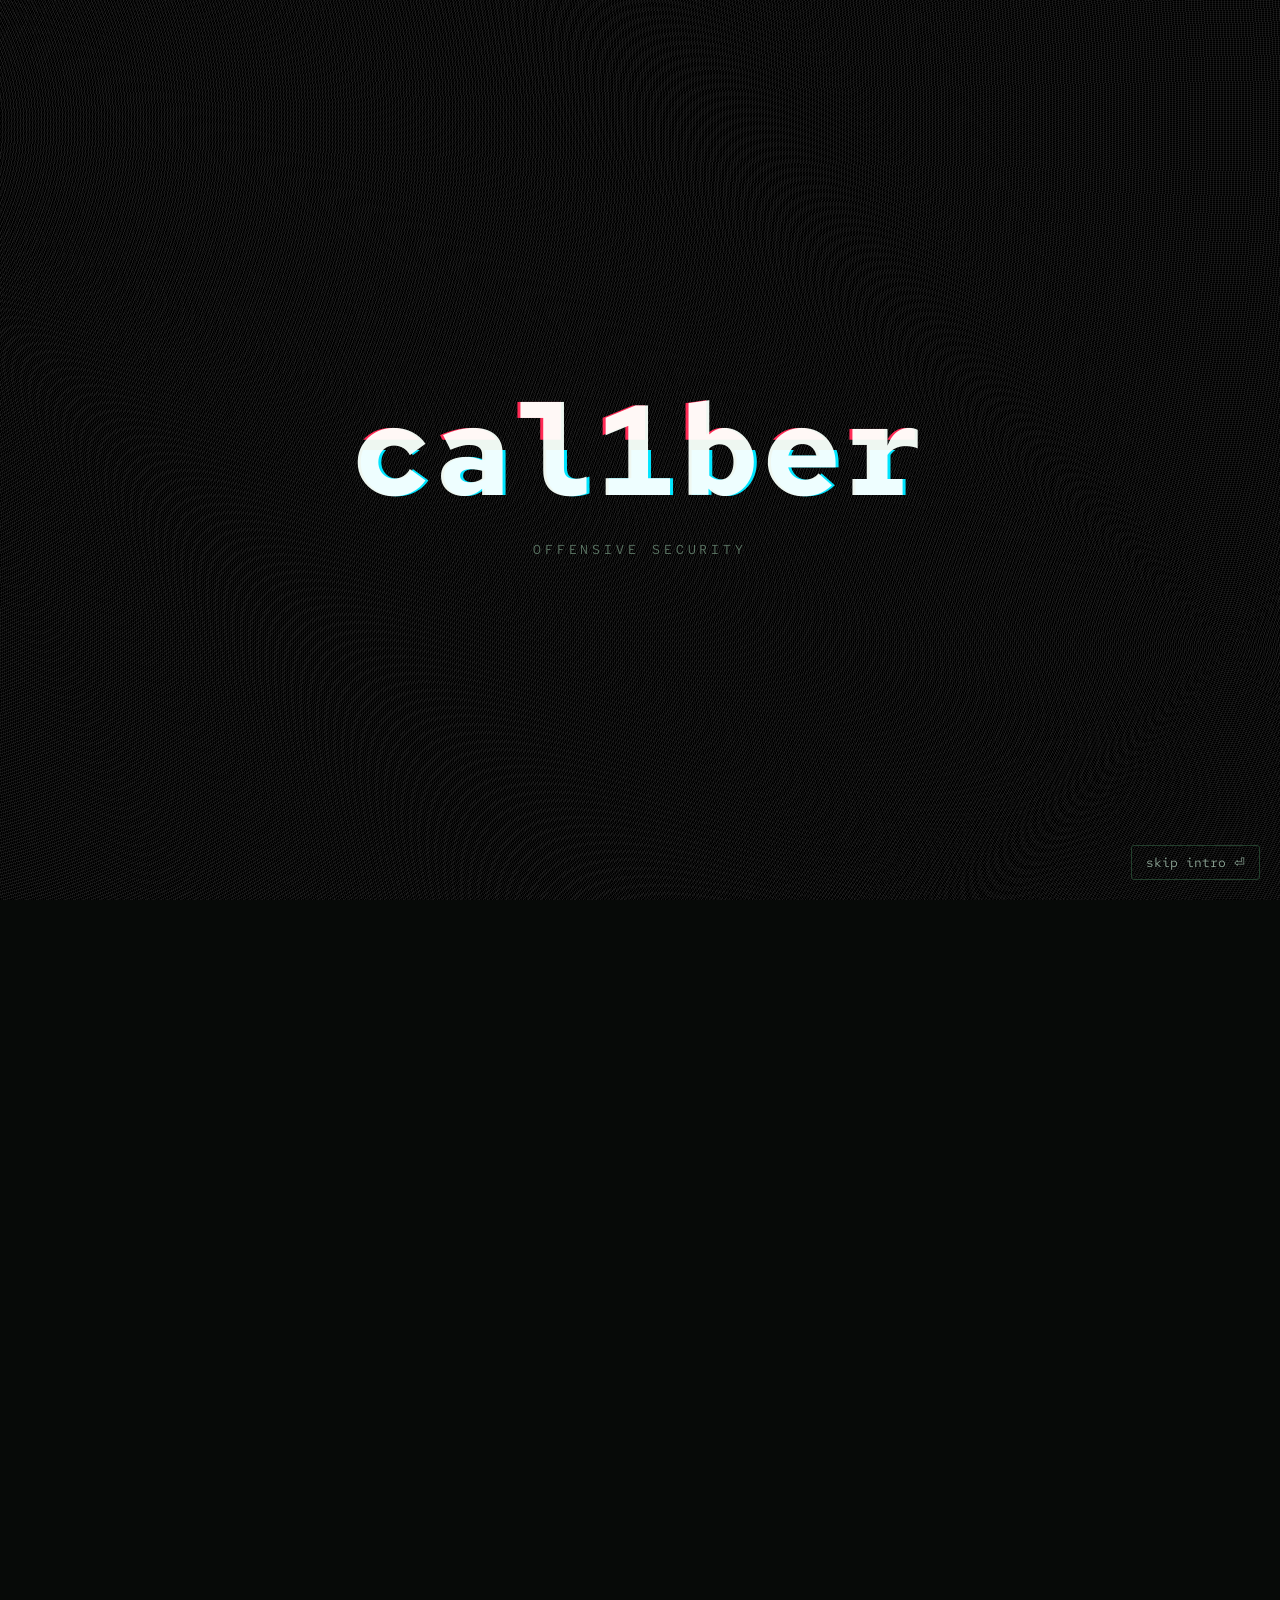
<file: index.html>
<!doctype html>
<html lang="en">
<head>
  <meta charset="utf-8">
  <meta name="viewport" content="width=device-width, initial-scale=1">
  <title>cal1ber · Ethical Hacker &amp; Penetration Tester</title>
  <meta name="description" content="Portfolio of cal1ber: penetration testing, Active Directory attack paths, web application testing and lab writeups.">
  <meta property="og:type" content="website">
  <meta property="og:url" content="https://cal1ber.github.io/">
  <meta property="og:title" content="cal1ber · Ethical Hacker &amp; Penetration Tester">
  <meta property="og:description" content="Portfolio of cal1ber: penetration testing, Active Directory attack paths, web application testing and lab writeups.">
  <meta property="og:image" content="https://cal1ber.github.io/assets/img/og-image.png">
  <meta property="og:image:width" content="1200">
  <meta property="og:image:height" content="630">
  <meta property="og:image:alt" content="cal1ber, Ethical Hacker and Penetration Tester">
  <meta name="twitter:card" content="summary_large_image">
  <meta name="theme-color" content="#070a08">
  <link rel="icon" href="data:image/svg+xml,%3Csvg xmlns='http://www.w3.org/2000/svg' viewBox='0 0 32 32'%3E%3Crect width='32' height='32' rx='4' fill='%23070a08'/%3E%3Ctext x='5' y='22' font-family='monospace' font-size='16' fill='%234dffa0'%3E%3E_%3C/text%3E%3C/svg%3E">
  <meta http-equiv="Content-Security-Policy" content="default-src 'self'; script-src 'self'; style-src 'self'; font-src 'self'; img-src 'self' data:; frame-src 'none'; connect-src 'none'; object-src 'none'; base-uri 'self'; form-action 'none'; upgrade-insecure-requests">
  <meta name="referrer" content="strict-origin-when-cross-origin">
  <link rel="preload" href="assets/fonts/redhat-mono.woff2" as="font" type="font/woff2" crossorigin>
  <link rel="stylesheet" href="assets/css/style.css?v=26">
  <script src="assets/js/pt-early.js?v=26"></script>
</head>
<body>

<div id="intro" role="presentation">
  <div class="glitch-stage" aria-hidden="true">
    <div class="static"></div>
    <div class="glitch" data-text="cal1ber">cal1ber</div>
    <div class="glitch-sub">OFFENSIVE SECURITY</div>
  </div>
  <button class="skip" type="button">skip intro ⏎</button>
</div>

<div class="cursor-glow" aria-hidden="true"></div>

<header class="nav">
  <div class="nav-inner">
    <div class="who"><span class="led" aria-hidden="true"></span><b>cal1ber</b><span>@kali:~$</span></div>
    <div class="nav-right">
    <nav class="nav-links" aria-label="Sections">
      <a href="writeups/">./writeups</a>
      <a href="wall/">./wall</a>
      <a href="offline/">./offline</a>
    </nav>
    </div>
  </div>
</header>

<main>

  <section class="hero2" aria-label="Introduction">
    <div class="prompt">$ whoami</div>
    <h1>cal1ber<span class="us" aria-hidden="true">_</span></h1>
    <p class="role">Florian <span class="dim">·</span> Ethical Hacker &amp; Penetration Tester</p>
    <p><code>exploit · report · repeat</code></p>
    <div class="status">
      <span><i class="led" aria-hidden="true"></i>open to work</span>
      <span>Italy · remote</span>
      <span>next: CPTS → OSCP</span>
      <span>IT · RO · EN</span>
    </div>
    <div class="cta">
      <a class="btn primary" href="#contact">Get in touch</a>
    </div>
  </section>

  <section id="about" class="cat open">
    <h2 class="cat-head"><button class="cat-toggle" type="button" aria-expanded="true" aria-controls="about-body"><span class="caret" aria-hidden="true">&gt;</span><span class="cat-title">// about <span class="c">cat about.md</span></span></button></h2>
    <div class="cat-body" id="about-body"><div class="cat-inner">
      <div class="about">
        <div>
          <p>My background is in network infrastructure, where I managed routing, firewalling and access networks for an internet service provider.</p>
          <p>I then spent two years as an incident responder in a 24/7 international CSIRT, triaging alerts across SIEM and EDR platforms and handling incidents end to end, from phishing and account compromise to DDoS.</p>
          <p>Today I focus on offensive security: Active Directory attack paths, web application testing and privilege escalation. Working on the defensive side taught me how attacks are detected; I use that to test more realistically and to write findings that teams can act on. I'm currently preparing for CPTS and OSCP.</p>
          <div class="kvlines" aria-label="Skills">
            <div><span class="k">offensive&gt;</span> Nmap, Burp Suite, Metasploit, Impacket, hashcat</div>
            <div><span class="k">active-dir&gt;</span> BloodHound, Kerberoasting, ACL abuse, AD CS, delegation, lateral movement</div>
            <div><span class="k">defensive&gt;</span> SIEM (Splunk), EDR (CrowdStrike, Defender), incident triage</div>
            <div><span class="k">network&gt;</span> routing, firewalls, VPN, access networks</div>
            <div><span class="k">scripting&gt;</span> PowerShell, Bash</div>
          </div>
        </div>
        <div class="tl" aria-label="Experience">
          <div class="tl-item offensive">
            <div class="tl-date">2026</div>
            <div class="tl-role">Offensive Security &amp; VA Specialist</div>
            <div class="tl-org">Security consultancy · remote</div>
            <ul><li>Vulnerability assessment of enterprise infrastructure (Nessus, Nmap, Burp Suite)</li><li>Manual validation of findings to separate exploitable issues from false positives</li><li>Technical reports with evidence, impact and remediation</li></ul>
          </div>
          <div class="tl-item">
            <div class="tl-date">2024 – 2026</div>
            <div class="tl-role">CSIRT Incident Responder</div>
            <div class="tl-org">Global consulting firm · insurance sector · 24/7 international team</div>
            <ul><li>Alert triage across SIEM, EDR and sandbox tooling</li><li>End-to-end incident handling: phishing, compromised accounts, DDoS</li><li>Coordination of authorised penetration tests and perimeter whitelisting</li></ul>
          </div>
          <div class="tl-item">
            <div class="tl-date">2023 – 2024</div>
            <div class="tl-role">Network Administrator</div>
            <div class="tl-org">Internet service provider</div>
            <ul><li>Routers, firewalls, OLT/DSLAM and PPPoE infrastructure</li><li>Troubleshooting and change management on production networks</li></ul>
          </div>
        </div>
      </div>
    </div></div>
  </section>

  <section id="certs" class="fixed-sec">
    <div class="fixed-head"><h2>// certifications <span class="c">ls ~/certs</span></h2></div>
    <div class="cert-grid">
      <div class="cert-card">
        <div class="cert-thumb cert-logo"><img src="assets/img/wall/logos/comptia-security-plus.webp" alt="CompTIA Security+ certified logo" width="420" height="383" loading="lazy" decoding="async"></div>
        <div class="cert-info">
          <span class="issuer">CompTIA · 2023</span>
          <span class="name">Security+</span>
        </div>
      </div>
      <div class="cert-card">
        <div class="cert-thumb cert-logo"><img src="assets/img/wall/logos/comptia-network-plus.webp" alt="CompTIA Network+ certified logo" width="420" height="383" loading="lazy" decoding="async"></div>
        <div class="cert-info">
          <span class="issuer">CompTIA · 2022</span>
          <span class="name">Network+</span>
        </div>
      </div>
      <div class="cert-card">
        <div class="cert-thumb cert-logo"><img src="assets/img/wall/logos/comptia-itf-plus.webp" alt="CompTIA IT Fundamentals+ certified logo" width="420" height="383" loading="lazy" decoding="async"></div>
        <div class="cert-info">
          <span class="issuer">CompTIA · 2021</span>
          <span class="name">IT Fundamentals+</span>
        </div>
      </div>
    </div>
    <div class="wall-door"><a class="door" href="wall/"><span class="door-txt"><b>cd ~/wall</b><span class="dim"># every cert &amp; badge, pinned up</span></span><span class="door-arrow" aria-hidden="true">→</span></a></div>
  </section>

  <section id="writeups" class="fixed-sec">
    <div class="fixed-head"><h2>// writeups <span class="c">ls ~/labs --pinned</span></h2></div>
    <div class="wu-list" id="wu-featured"><noscript><div class="empty">Enable JavaScript to load the writeups.</div></noscript></div>
    <div class="wu-all"><a class="door" href="writeups/"><span class="door-txt"><b>ls ~/writeups</b><span class="dim"># <span id="wu-all-count">every box</span></span></span><span class="door-arrow" aria-hidden="true">→</span></a></div>
  </section>
  <section id="tools" class="cat">
    <h2 class="cat-head"><button class="cat-toggle" type="button" aria-expanded="false" aria-controls="tools-body"><span class="caret" aria-hidden="true">&gt;</span><span class="cat-title">// skills &amp; toolkit <span class="c">which -a</span></span></button></h2>
    <div class="cat-body" id="tools-body"><div class="cat-inner">
      <div class="caps">
        <div class="cap">
          <div class="cap-k"><h3>Offensive security</h3><p>Network, web and Active Directory assessments, from recon to report.</p></div>
          <div class="cap-v">
            <ul class="cap-skills"><li>Penetration testing (network, web, AD)</li><li>Vulnerability assessment</li><li>Active Directory attacks: Kerberos, AD CS, delegation, relay</li><li>Linux &amp; Windows privilege escalation</li><li>Web application testing (OWASP Top 10)</li><li>Password attacks &amp; hash cracking</li></ul>
            <p class="cap-tools"><span>tools</span>nmap · Burp Suite · Nessus · ffuf · gobuster · sqlmap · Metasploit · BloodHound CE · Impacket · Rubeus · Certipy · mimikatz · hashcat</p>
          </div>
        </div>
        <div class="cap">
          <div class="cap-k"><h3>Detection &amp; incident response</h3><p>Two years in a 24/7 international CSIRT.</p></div>
          <div class="cap-v">
            <ul class="cap-skills"><li>Alert triage across SIEM, EDR and sandbox</li><li>Incident handling, end to end</li><li>Phishing campaign analysis &amp; reversing</li><li>Containment: IOC &amp; IP blocking</li><li>Account compromise investigation</li><li>DDoS &amp; web attack response</li><li>Incident reporting to management &amp; legal</li><li>Network traffic analysis</li><li>Ticketing &amp; case management</li></ul>
            <p class="cap-tools"><span>tools</span>Splunk · CrowdStrike · Microsoft Defender / MDO · TheHive · CAPE Sandbox · Imperva · Akamai · ServiceNow · Wireshark</p>
          </div>
        </div>
        <div class="cap">
          <div class="cap-k"><h3>Networks &amp; systems</h3><p>Network administrator at an internet service provider, from the data centre to the customer edge.</p></div>
          <div class="cap-v">
            <ul class="cap-skills"><li>ASN peering in data centres (BGP)</li><li>Firewall installation &amp; configuration</li><li>Edge routers &amp; ISP access gear (DSLAM, OLT, PPPoE, CPE)</li><li>Routing &amp; switching, L2/L3, MPLS rerouting</li><li>Backbone troubleshooting &amp; service restoration</li><li>Wi-Fi site surveys &amp; hotspot rollout for large events</li><li>TCP/IP, DNS, DHCP, TLS</li><li>Linux &amp; Windows administration</li><li>Pivoting &amp; tunnelling</li><li>Bash &amp; PowerShell scripting</li></ul>
            <p class="cap-tools"><span>tools</span>Cisco · MikroTik · Palo Alto · FRITZ!Box · Kali · VMware · Docker · SSH · socat · PowerShell</p>
          </div>
        </div>
        <div class="cap">
          <div class="cap-k"><h3>Hardware &amp; embedded</h3><p>Board-level work, and where I'm heading next: automotive security.</p></div>
          <div class="cap-v">
            <ul class="cap-skills"><li>Electronics, soldering &amp; board-level diagnosis</li><li>Flash memory programmers</li><li>ECUs &amp; gateways, CAN, UDS / J1939 <em>(learning)</em></li><li>TARA, ISO/SAE 21434, UN R155 <em>(learning)</em></li></ul>
          </div>
        </div>
        <div class="cap">
          <div class="cap-k"><h3>Frameworks &amp; reporting</h3><p>How findings get scored, mapped and explained.</p></div>
          <div class="cap-v">
            <ul class="cap-skills"><li>OWASP Top 10</li><li>MITRE ATT&amp;CK</li><li>CVSS-based vulnerability prioritisation</li><li>Pentest reports &amp; remediation guidance</li></ul>
          </div>
        </div>
      </div>
    </div></div>
  </section>

  <a class="sq-door" href="offline/"><span class="sq-k">// afk</span><span class="sq-t">~/offline</span><span class="sq-d">What do I do while I'm afk? Videos, photography, hardware repair and many more.</span><span class="door-arrow" aria-hidden="true">→</span></a>

  <section id="contact" class="contact2">
    <div class="prompt">$ nc -lvnp 443</div>
    <h2>Let's talk.</h2>
    <p>Open to penetration testing and offensive security roles, remote or in Italy. Email is the best way to reach me.</p>
    <div class="cta">
      <button class="btn primary" id="mail" type="button" aria-expanded="false" aria-controls="mail-pick">Email me</button>
      <a class="btn" href="https://github.com/cal1ber" target="_blank" rel="noopener noreferrer">GitHub</a>
    </div>

    <div class="mail-pick" id="mail-pick" aria-hidden="true" inert>
      <div class="mp-in"><div class="mp-box">
        <div class="mp-q"><span class="p">$</span> ./contact --transport=?<span class="cursor" aria-hidden="true"></span></div>
        <button class="mp-opt" type="button" data-mail="plain"><b>[1] plaintext</b><span>just send it. no judgement.</span></button>
        <button class="mp-opt" type="button" data-mail="pgp" aria-expanded="false" aria-controls="mp-pgp"><b>[2] encrypted</b><span>should I trust you? prove it.</span></button>
        <div class="mp-pgp" id="mp-pgp" aria-hidden="true" inert>
          <div class="mp-in">
            <p>Good instincts.</p>
            <p class="pgp-fp"><span class="k">pgp&gt;</span> <span class="fp">C52E 696C 99C2 D113 0ACF B729 6810 1230 C994 EE11</span></p>
            <div class="mp-actions">
              <a class="btn" href="pgp.asc" download="cal1ber-pgp.asc" type="application/pgp-keys">download key</a>
              <button class="btn primary" type="button" data-mail="send">open mail</button>
            </div>
          </div>
        </div>
        <div class="mp-addr"><span class="k">addr&gt;</span><span class="mp-addr-v" id="mail-addr"></span><button class="mp-copy" type="button" data-mail="copy">copy</button></div>
      </div></div>
    </div>
    <a class="logout" href="https://www.youtube.com/watch?v=dQw4w9WgXcQ" target="_blank" rel="noopener noreferrer"><span class="p">$</span>logout</a>
    <p class="logout-msg">Connection to cal1ber closed.</p>
  </section>
</main>

<footer>
  <div class="ft-bottom">
    <span>© <span id="year">2026</span> cal1ber <i>·</i> no cookies <i>·</i> no trackers <i>·</i> strict CSP</span>
    <span>All testing performed in authorised lab environments.</span>
  </div>
</footer>

<script src="assets/js/writeups.js?v=26"></script>
<script src="assets/js/main.js?v=26"></script>
<script src="assets/js/side.js?v=26"></script>
</body>
</html>
</file>
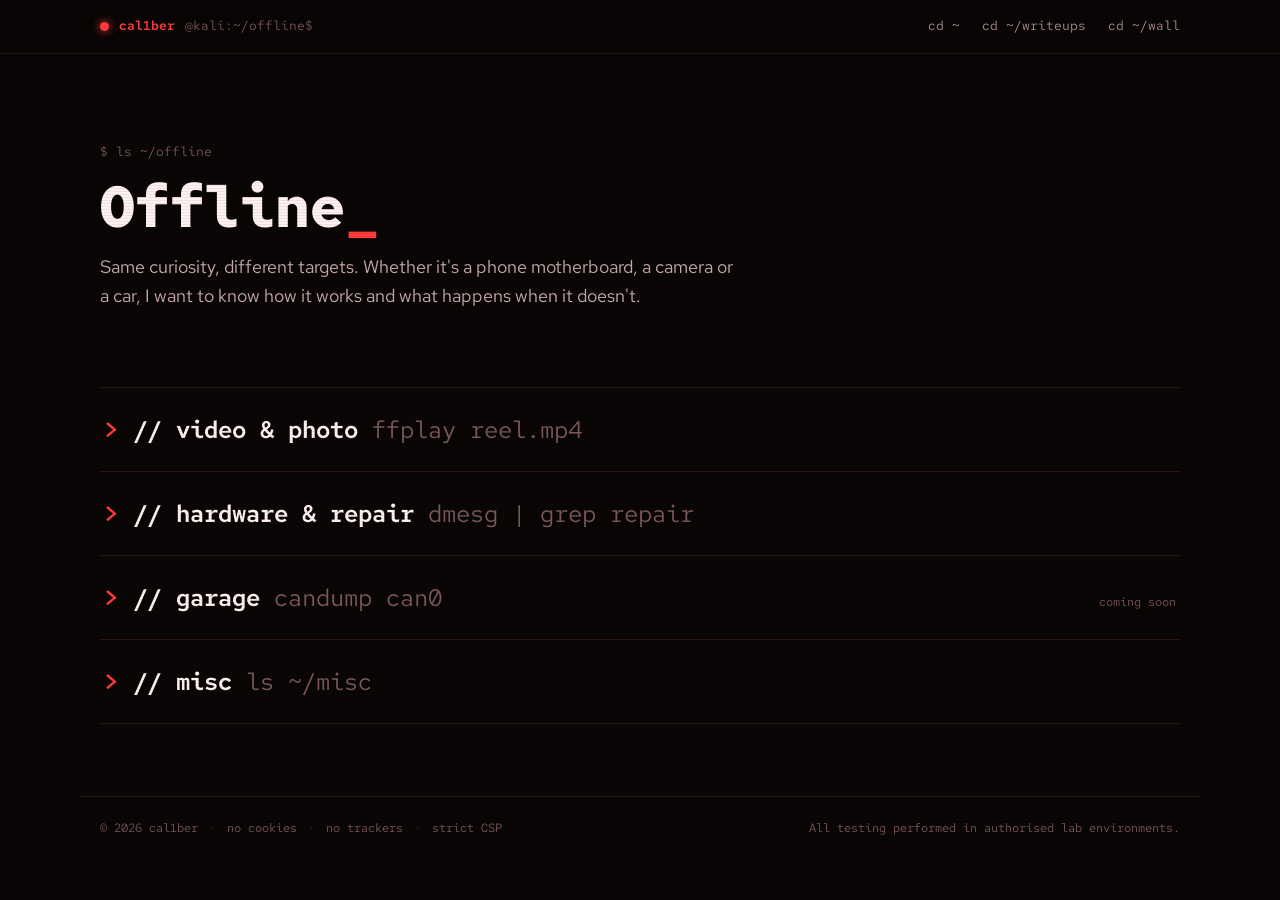
<file: offline/index.html>
<!doctype html>
<html lang="en" data-theme="red">
<head>
  <meta charset="utf-8">
  <meta name="viewport" content="width=device-width, initial-scale=1">
  <title>Offline · cal1ber</title>
  <meta name="description" content="What cal1ber does away from the keyboard: video, photography, hardware repair and, soon, cars.">
  <meta property="og:type" content="website">
  <meta property="og:url" content="https://cal1ber.github.io/offline/">
  <meta property="og:title" content="Offline · cal1ber">
  <meta property="og:description" content="What cal1ber does away from the keyboard: video, photography, hardware repair and, soon, cars.">
  <meta property="og:image" content="https://cal1ber.github.io/assets/img/og-image.png">
  <meta property="og:image:width" content="1200">
  <meta property="og:image:height" content="630">
  <meta property="og:image:alt" content="cal1ber, Ethical Hacker and Penetration Tester">
  <meta name="twitter:card" content="summary_large_image">
  <meta name="theme-color" content="#0a0606">
  <link rel="icon" href="data:image/svg+xml,%3Csvg xmlns='http://www.w3.org/2000/svg' viewBox='0 0 32 32'%3E%3Crect width='32' height='32' rx='4' fill='%230a0606'/%3E%3Ctext x='5' y='22' font-family='monospace' font-size='16' fill='%23ff3b3b'%3E%3E_%3C/text%3E%3C/svg%3E">
  <meta http-equiv="Content-Security-Policy" content="default-src 'self'; script-src 'self'; style-src 'self'; font-src 'self'; img-src 'self' data:; frame-src 'none'; connect-src 'none'; object-src 'none'; base-uri 'self'; form-action 'none'; upgrade-insecure-requests">
  <meta name="referrer" content="strict-origin-when-cross-origin">
  <link rel="preload" href="../assets/fonts/redhat-mono.woff2" as="font" type="font/woff2" crossorigin>
  <link rel="stylesheet" href="../assets/css/style.css?v=26">
  <script src="../assets/js/pt-early.js?v=26"></script>
</head>
<body data-theme="red">
<div class="cursor-glow" aria-hidden="true"></div>

<header class="nav">
  <div class="nav-inner">
    <a class="who" href="../"><span class="led" aria-hidden="true"></span><b>cal1ber</b><span>@kali:~/offline$</span></a>
    <div class="nav-right">
    <nav class="nav-links" aria-label="Sections">
      <a href="../">cd ~</a>
      <a href="../writeups/">cd ~/writeups</a>
      <a href="../wall/">cd ~/wall</a>
    </nav>
    </div>
  </div>
</header>

<main>
  <section class="sq-hero" aria-label="Introduction">
    <div class="prompt">$ ls ~/offline</div>
    <h1>Offline<span class="us" aria-hidden="true">_</span></h1>
    <p>Same curiosity, different targets. Whether it's a phone motherboard, a camera or a car, I want to know how it works and what happens when it doesn't.</p>
  </section>

  <section id="media" class="cat">
    <h2 class="cat-head"><button class="cat-toggle" type="button" aria-expanded="false" aria-controls="media-body"><span class="caret" aria-hidden="true">&gt;</span><span class="cat-title">// video &amp; photo <span class="c">ffplay reel.mp4</span></span></button></h2>
    <div class="cat-body" id="media-body"><div class="cat-inner">
    <p class="lead">It started with a love for movies and turned into videomaking. I worked with a large agency on GTTalent (Amazon Prime series), then kept going with passion projects, always doing everything by myself: shooting, editing, colour grading and motion graphics.</p>

    <h3 class="sub">photography</h3>

    <div class="photos">
      <button class="ph" type="button" data-full="../assets/img/photos/drone-sunrays.webp" data-caption="Sun rays over the plain, shot from a drone"><img src="../assets/img/photos/drone-sunrays-thumb.webp" alt="Aerial view of sun rays breaking through clouds over a wide plain" width="1100" height="646" loading="lazy" decoding="async"></button>
      <button class="ph" type="button" data-full="../assets/img/photos/window-lake.webp" data-caption="Lake view through an open window"><img src="../assets/img/photos/window-lake-thumb.webp" alt="Lake view through an open window, palm leaves in the frame" width="640" height="800" loading="lazy" decoding="async"></button>
      <button class="ph" type="button" data-full="../assets/img/photos/peregrine-falcon.webp" data-caption="Peregrine falcon"><img src="../assets/img/photos/peregrine-falcon-thumb.webp" alt="Peregrine falcon perched on a gloved perch" width="720" height="348" loading="lazy" decoding="async"></button>
      <button class="ph" type="button" data-full="../assets/img/photos/portrait-lamp.webp" data-caption="Portrait by lamplight"><img src="../assets/img/photos/portrait-lamp-thumb.webp" alt="Man sitting in a dark room next to a lace lamp" width="720" height="382" loading="lazy" decoding="async"></button>
      <button class="ph" type="button" data-full="../assets/img/photos/steering-wheel.webp" data-caption="Steering wheel, red interior"><img src="../assets/img/photos/steering-wheel-thumb.webp" alt="Close-up of a sports steering wheel in a red car interior" width="640" height="640" loading="lazy" decoding="async"></button>
      <button class="ph" type="button" data-full="../assets/img/photos/gt86-garage.webp" data-caption="Toyota GT86 at an underground car meet"><img src="../assets/img/photos/gt86-garage-thumb.webp" alt="Black Toyota GT86 with red stripes in an underground car park" width="720" height="404" loading="lazy" decoding="async"></button>
    </div>
    <div class="gear"><span class="k">gear&gt;</span> Sony a7S II · Adobe Premiere Pro · After Effects · DaVinci Resolve</div>

    <h3 class="sub">in-game photography</h3>
    <div class="photos">
      <button class="ph" type="button" data-full="../assets/img/photos/game-torii-rain.webp" data-caption="Torii gate in the rain · Ghost of Tsushima"><img src="../assets/img/photos/game-torii-rain-thumb.webp" alt="Samurai under a torii gate in the rain, black and white" width="1100" height="460" loading="lazy" decoding="async"></button>
      <button class="ph" type="button" data-full="../assets/img/photos/game-e46-dusk.webp" data-caption="BMW E46 at dusk · Assetto Corsa, Shuto Revival"><img src="../assets/img/photos/game-e46-dusk-thumb.webp" alt="Black BMW E46 on a city highway at dusk" width="1100" height="618" loading="lazy" decoding="async"></button>
      <button class="ph" type="button" data-full="../assets/img/photos/game-evo-night.webp" data-caption="Mitsubishi Evo at night · Assetto Corsa, Shuto Revival"><img src="../assets/img/photos/game-evo-night-thumb.webp" alt="Mitsubishi Lancer Evolution at night under street lights" width="640" height="640" loading="lazy" decoding="async"></button>
      <button class="ph" type="button" data-full="../assets/img/photos/game-legends-fire.webp" data-caption="Ghost of Tsushima: Legends"><img src="../assets/img/photos/game-legends-fire-thumb.webp" alt="Samurai silhouetted against a burning room, Ghost of Tsushima Legends logo" width="1100" height="460" loading="lazy" decoding="async"></button>
      <button class="ph" type="button" data-full="../assets/img/photos/game-silhouette-sunset.webp" data-caption="Sunset silhouette · GTA V (FiveM)"><img src="../assets/img/photos/game-silhouette-sunset-thumb.webp" alt="Silhouette of a person by a motorbike against a pink sunset sky" width="640" height="640" loading="lazy" decoding="async"></button>
      <button class="ph" type="button" data-full="../assets/img/photos/game-samurai-title.webp" data-caption="Ghost of Tsushima"><img src="../assets/img/photos/game-samurai-title-thumb.webp" alt="Samurai in tall grass with red Japanese title characters, black and white" width="1100" height="460" loading="lazy" decoding="async"></button>
      <button class="ph" type="button" data-full="../assets/img/photos/game-midnight-streaks.webp" data-caption="Midnight run"><img src="../assets/img/photos/game-midnight-streaks-thumb.webp" alt="Dark sports car at speed with green light streaks" width="1100" height="460" loading="lazy" decoding="async"></button>
      <button class="ph" type="button" data-full="../assets/img/photos/game-highway-night.webp" data-caption="Highway at night"><img src="../assets/img/photos/game-highway-night-thumb.webp" alt="Cars on a highway at night with motion blur and city lights" width="1100" height="460" loading="lazy" decoding="async"></button>
    </div>
  </div></div>
  </section>

  <section id="hardware" class="cat">
    <h2 class="cat-head"><button class="cat-toggle" type="button" aria-expanded="false" aria-controls="hardware-body"><span class="caret" aria-hidden="true">&gt;</span><span class="cat-title">// hardware &amp; repair <span class="c">dmesg | grep repair</span></span></button></h2>
    <div class="cat-body" id="hardware-body"><div class="cat-inner">
    <p class="lead">Taking things apart is how I learned what's inside them. From phone boards to flash chips, the same question: how does it work, and what happens when you change it?</p>
    <div class="projects">
      <article class="proj">
        <div class="proj-img proj-gallery">
          <div class="photos proj-main">
            <button class="ph" type="button" data-full="../assets/img/hardware/imac-open.webp" data-caption="The iMac opened up: display off, logic board exposed"><img src="../assets/img/hardware/imac-open-thumb.webp" alt="iMac with the display removed, showing the logic board, fan and hard drive" width="960" height="720" loading="lazy" decoding="async"></button>
          </div>
          <div class="photos proj-shots">
            <button class="ph" type="button" data-full="../assets/img/hardware/soic-clip.webp" data-caption="SOIC-8 test clip, used to read the chip without desoldering it"><img src="../assets/img/hardware/soic-clip-thumb.webp" alt="SOIC-8 test clip close up" width="480" height="640" loading="lazy" decoding="async"></button>
            <button class="ph" type="button" data-full="../assets/img/hardware/imac-board.webp" data-caption="Logic board close-up"><img src="../assets/img/hardware/imac-board-thumb.webp" alt="Close-up of the iMac logic board components" width="480" height="640" loading="lazy" decoding="async"></button>
            <button class="ph" type="button" data-full="../assets/img/hardware/spi-programmer.webp" data-caption="CH341A programmer: erase, then write the patched image back"><img src="../assets/img/hardware/spi-programmer-thumb.webp" alt="CH341A programmer software showing a hex dump of the MX25L6473E flash chip and the write log" width="636" height="640" loading="lazy" decoding="async"></button>
          </div>
        </div>
        <div class="proj-body">
          <div class="proj-meta">HARDWARE HACKING · 2025</div>
          <h3>iMac firmware password removal via SPI flash</h3>
          <p>A client's iMac was locked by a firmware password, and they asked me to remove it. I opened the iMac, found the SPI flash chip on the logic board, dumped it in-circuit with a CH341A programmer and a SOIC-8 clip, cleared the section that stores the lock, then wrote the patched image back and verified it.</p>
          <ol class="chain">
            <li>Open the iMac and locate the SPI flash (MXIC MX25L6473E)</li>
            <li>Dump the firmware in-circuit and keep a backup</li>
            <li>Clear the firmware-lock section in the dump</li>
            <li>Erase, write back the patched image and verify</li>
          </ol>
          <p>Lesson: on older Intel Macs the firmware password sits in a flash chip that anyone with physical access and a cheap programmer can read and rewrite. Physical access beats most software locks, which is why Apple later moved this into a dedicated security chip.</p>
          <div class="tags"><span class="tag">CH341A</span><span class="tag">SPI flash</span><span class="tag">SOIC-8</span><span class="tag">EFI firmware</span><span class="tag">physical access</span></div>
        </div>
      </article>
      <div class="tool">
        <h3>// certified repair technician</h3>
        <p>I'm certified in phone and hardware repair. These days I put that bench experience into hardware security: tinkering with devices, their chips and their firmware to see what they give away once they're open.</p>
        <div class="tags"><span class="tag">phone repair</span><span class="tag">hardware repair</span><span class="tag">soldering</span><span class="tag">diagnostics</span><span class="tag">hardware security</span></div>
      </div>
    </div>
  </div></div>
  </section>

  <section id="garage" class="cat">
    <h2 class="cat-head"><button class="cat-toggle" type="button" aria-expanded="false" aria-controls="garage-body"><span class="caret" aria-hidden="true">&gt;</span><span class="cat-title">// garage <span class="c">candump can0</span></span><span class="sec-meta">coming soon</span></button></h2>
    <div class="cat-body" id="garage-body"><div class="cat-inner">
    <div class="soon">
      <div class="soon-line">[ WAIT ] garage.service: studying</div>
      <p>Cars are where I'm taking hardware security next. Right now I'm studying how vehicles talk and how they're protected: CAN bus, ECUs and gateways, UDS and J1939 diagnostics, and the standards behind it all (TARA, ISO/SAE 21434, UN R155). Projects will land here as they happen.</p>
    </div>
  </div></div>
  </section>

  <section id="misc" class="cat">
    <h2 class="cat-head"><button class="cat-toggle" type="button" aria-expanded="false" aria-controls="misc-body"><span class="caret" aria-hidden="true">&gt;</span><span class="cat-title">// misc <span class="c">ls ~/misc</span></span></button></h2>
    <div class="cat-body" id="misc-body"><div class="cat-inner">
    <div class="tools">
      <div class="tool wide">
        <h3>FiveM server &amp; vehicle handling</h3>
        <p>A private GTA V (FiveM) server I build for fun. The main piece is an in-world mechanic workshop with its own terminal UI: a parts shop, quotes, deposits and job tracking. Alongside it I tune how the cars drive: measure first, fix second.</p>
        <div class="shots">
          <button class="ph" type="button" data-full="../assets/img/fivem/workshop-shop.webp" data-caption="Workshop terminal: shop home"><img src="../assets/img/fivem/workshop-shop-thumb.webp" alt="Workshop terminal shop home with four categories" loading="lazy" width="640" height="360"></button>
          <button class="ph" type="button" data-full="../assets/img/fivem/workshop-parts.webp" data-caption="Choosing an engine upgrade for a car"><img src="../assets/img/fivem/workshop-parts-thumb.webp" alt="Engine upgrade stages with a request basket" loading="lazy" width="640" height="360"></button>
          <button class="ph" type="button" data-full="../assets/img/fivem/workshop-order.webp" data-caption="Order tracking with an itemised quote"><img src="../assets/img/fivem/workshop-order-thumb.webp" alt="Order progress tracker and itemised quote" loading="lazy" width="640" height="360"></button>
        </div>
        <div class="tags"><span class="tag">Lua</span><span class="tag">HTML/CSS/JS</span><span class="tag">MySQL</span><span class="tag">vehicle handling</span></div>
      </div>
      <div class="tool wide">
        <h3>Car telemetry &amp; debug tools</h3>
        <p>The tools behind the handling work: a live overlay that shows every value the game uses for the car I'm driving (per-wheel slip, load and traction, a G meter, chassis geometry), plus loggers and automated test runs that record acceleration, top speed and how the car reacts to bumps, so every change is measured before and after.</p>
        <div class="shots two">
          <button class="ph" type="button" data-full="../assets/img/fivem/debug-overlay.webp" data-caption="Live debug overlay: car data, per-wheel panels, inputs, G meter and chassis"><img src="../assets/img/fivem/debug-overlay-thumb.webp" alt="Car debug overlay with wheel panels, inputs and G meter" loading="lazy" width="640" height="360"></button>
          <button class="ph" type="button" data-full="../assets/img/fivem/debug-gmeter.webp" data-caption="G meter with peak values, and chassis geometry"><img src="../assets/img/fivem/debug-gmeter-thumb.webp" alt="G meter and chassis panel close-up" loading="lazy" width="640" height="360"></button>
        </div>
        <div class="tags"><span class="tag">Lua</span><span class="tag">JavaScript</span><span class="tag">telemetry</span><span class="tag">vehicle dynamics</span></div>
      </div>
      <div class="tool">
        <h3>Lab</h3>
        <p>Kali in VMware on my Windows machine, connected to TryHackMe and HackTheBox over OpenVPN, with BloodHound CE in Docker for the AD rooms. Notes for every box go into an Obsidian vault.</p>
        <div class="tags"><span class="tag">VMware</span><span class="tag">Kali</span><span class="tag">Docker</span><span class="tag">Obsidian</span></div>
      </div>
    </div>
  </div></div>
  </section>
</main>

<dialog id="lightbox" aria-label="Photo viewer">
  <button class="lb-close" type="button" aria-label="Close">✕</button>
  <img alt="">
  <p class="lb-cap"></p>
</dialog>

<footer>
  <div class="ft-bottom">
    <span>© <span id="year">2026</span> cal1ber <i>·</i> no cookies <i>·</i> no trackers <i>·</i> strict CSP</span>
    <span>All testing performed in authorised lab environments.</span>
  </div>
</footer>

<script src="../assets/js/main.js?v=26"></script>
<script src="../assets/js/side.js?v=26"></script>
</body>
</html>
</file>
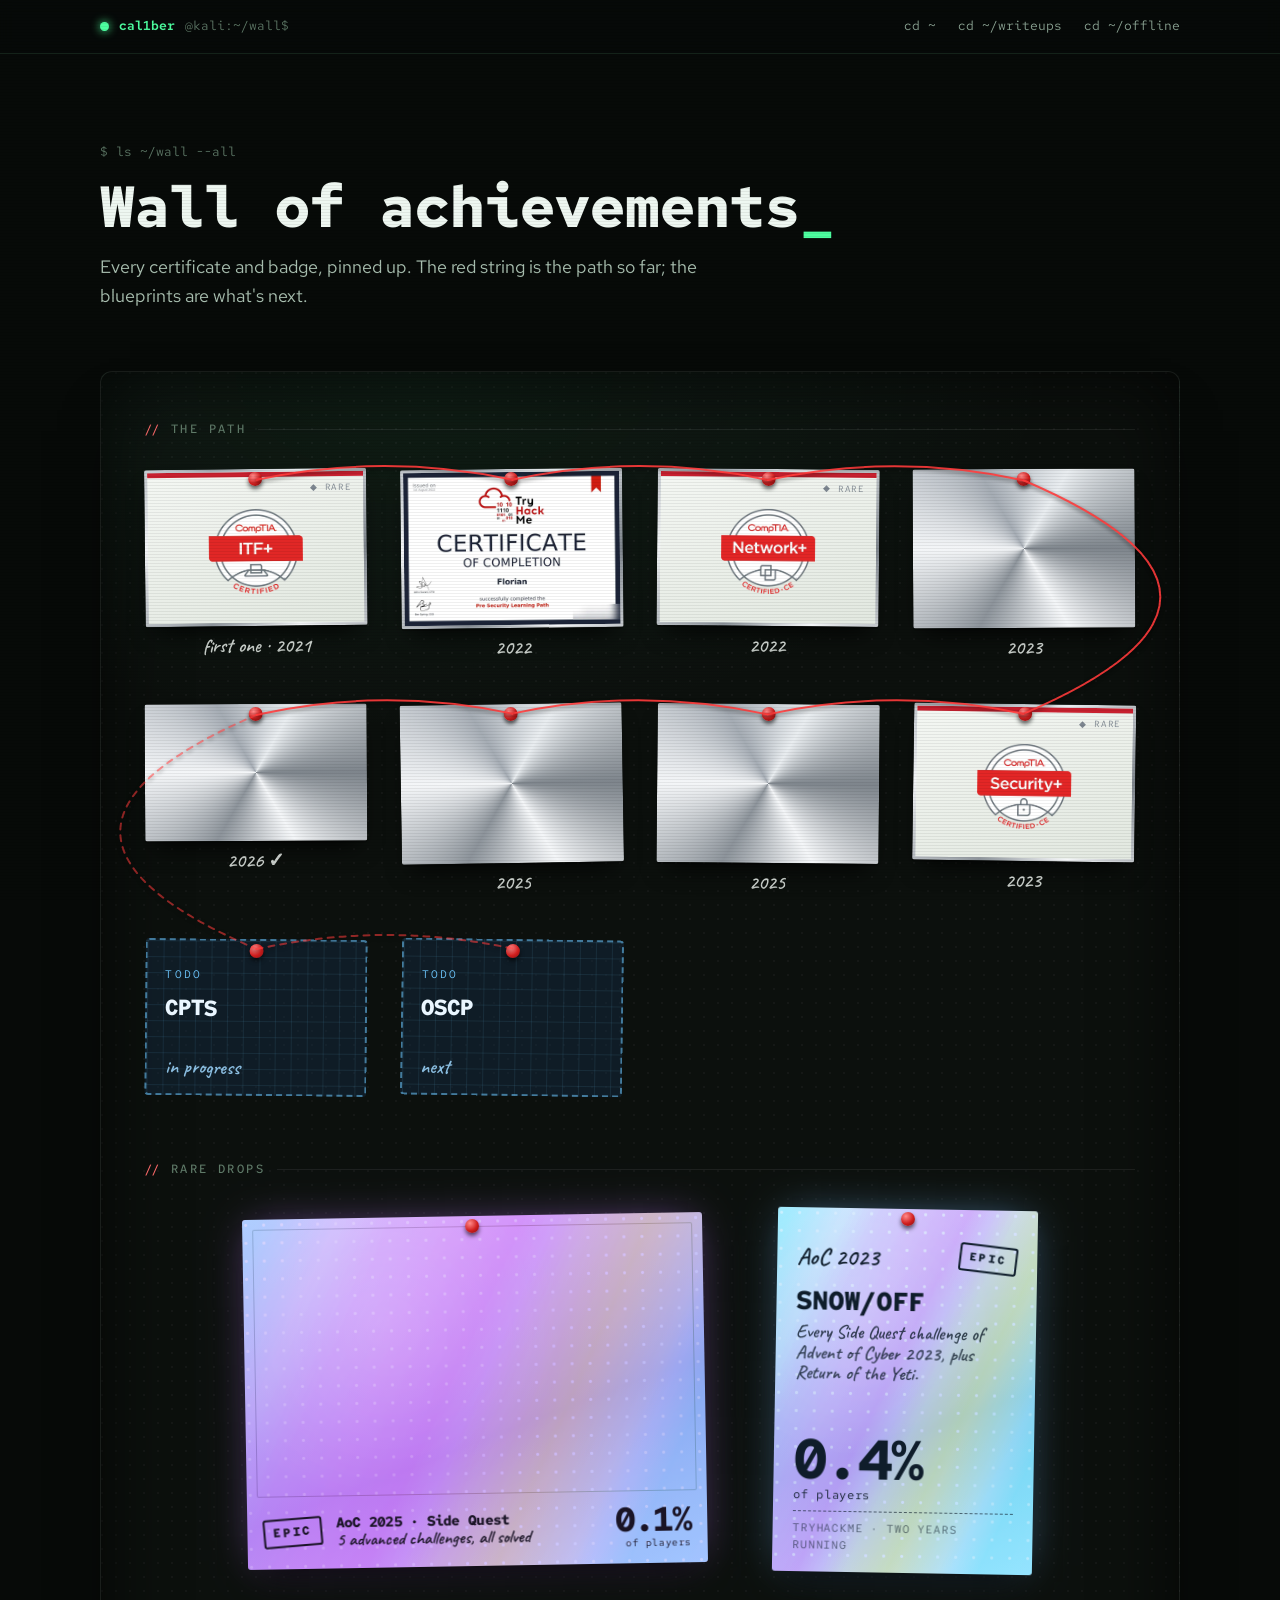
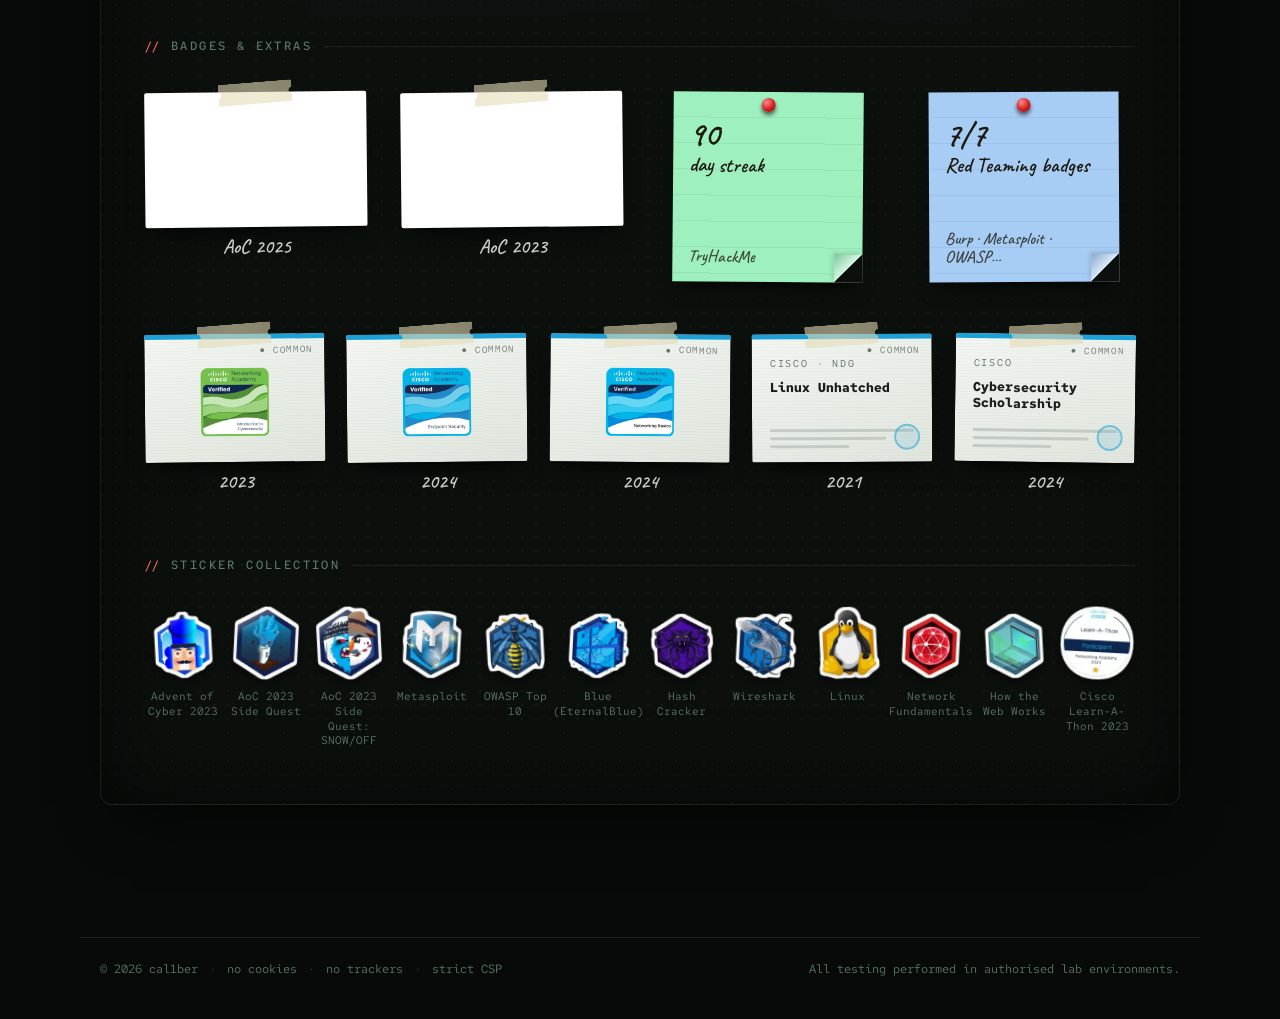
<file: wall/index.html>
<!doctype html>
<html lang="en">
<head>
  <meta charset="utf-8">
  <meta name="viewport" content="width=device-width, initial-scale=1">
  <title>Wall · cal1ber</title>
  <meta name="description" content="Certifications, certificates and badges, pinned to the wall.">
  <meta property="og:type" content="website">
  <meta property="og:url" content="https://cal1ber.github.io/wall/">
  <meta property="og:title" content="Wall · cal1ber">
  <meta property="og:description" content="Certifications, certificates and badges, pinned to the wall.">
  <meta property="og:image" content="https://cal1ber.github.io/assets/img/og-image.png">
  <meta property="og:image:width" content="1200">
  <meta property="og:image:height" content="630">
  <meta property="og:image:alt" content="cal1ber, Ethical Hacker and Penetration Tester">
  <meta name="twitter:card" content="summary_large_image">
  <meta name="theme-color" content="#070a08">
  <link rel="icon" href="data:image/svg+xml,%3Csvg xmlns='http://www.w3.org/2000/svg' viewBox='0 0 32 32'%3E%3Crect width='32' height='32' rx='4' fill='%23070a08'/%3E%3Ctext x='5' y='22' font-family='monospace' font-size='16' fill='%234dffa0'%3E%3E_%3C/text%3E%3C/svg%3E">
  <meta http-equiv="Content-Security-Policy" content="default-src 'self'; script-src 'self'; style-src 'self'; font-src 'self'; img-src 'self' data:; frame-src 'none'; connect-src 'none'; object-src 'none'; base-uri 'self'; form-action 'none'; upgrade-insecure-requests">
  <meta name="referrer" content="strict-origin-when-cross-origin">
  <link rel="preload" href="../assets/fonts/redhat-mono.woff2" as="font" type="font/woff2" crossorigin>
  <link rel="preload" href="../assets/fonts/caveat-600.woff2" as="font" type="font/woff2" crossorigin>
  <link rel="stylesheet" href="../assets/css/style.css?v=26">
  <link rel="stylesheet" href="../assets/css/wall.css?v=26">
  <script src="../assets/js/pt-early.js?v=26"></script>
</head>
<body>
<div class="cursor-glow" aria-hidden="true"></div>

<header class="nav">
  <div class="nav-inner">
    <a class="who" href="../"><span class="led" aria-hidden="true"></span><b>cal1ber</b><span>@kali:~/wall$</span></a>
    <div class="nav-right">
    <nav class="nav-links" aria-label="Sections">
      <a href="../">cd ~</a>
      <a href="../writeups/">cd ~/writeups</a>
      <a href="../offline/">cd ~/offline</a>
    </nav>
    </div>
  </div>
</header>

<main>
  <section class="sq-hero" aria-label="Introduction">
    <div class="prompt">$ ls ~/wall --all</div>
    <h1>Wall of achievements<span class="us" aria-hidden="true">_</span></h1>
    <p>Every certificate and badge, pinned up. The red string is the path so far; the blueprints are what's next.</p>
  </section>

  <section class="wall-wrap" aria-label="Wall of achievements">
    <div class="board" id="board">
      <svg class="strings" id="strings" aria-hidden="true"></svg>
      <p class="zone-k">the path</p>
      <div class="zone zone-path">
        <button class="pin p-r1 p-c1 sheet rare b-comptia" type="button" data-chain="1" data-caption="CompTIA IT Fundamentals+ · 2021">
          <span class="paper logo-paper"><span class="p-rar">◆ RARE</span><img class="p-logo" src="../assets/img/wall/logos/comptia-itf-plus.webp" alt="CompTIA ITF+ certified logo" loading="lazy" decoding="async"></span>
          <span class="hand">first one · 2021</span>
        </button>
        <button class="pin p-r1 p-c2 sheet rare b-thm" type="button" data-chain="2" data-caption="TryHackMe · Pre Security path · Aug 2022">
          <span class="paper has-img"><img src="../assets/img/wall/thm-pre-security.webp" alt="TryHackMe Pre Security learning path certificate" width="1000" height="708" loading="lazy" decoding="async"></span>
          <span class="hand">2022</span>
        </button>
        <button class="pin p-r1 p-c3 sheet rare b-comptia" type="button" data-chain="3" data-caption="CompTIA Network+ · 2022">
          <span class="paper logo-paper"><span class="p-rar">◆ RARE</span><img class="p-logo" src="../assets/img/wall/logos/comptia-network-plus.webp" alt="CompTIA Network+ certified logo" loading="lazy" decoding="async"></span>
          <span class="hand">2022</span>
        </button>
        <button class="pin p-r1 p-c4 sheet rare b-thm" type="button" data-chain="4" data-caption="TryHackMe · Introduction to Cyber Security path · Jan 2023">
          <span class="paper has-img"><img src="../assets/img/wall/thm-intro-cyber.webp" alt="TryHackMe Introduction to Cyber Security learning path certificate" width="1000" height="708" loading="lazy" decoding="async"></span>
          <span class="hand">2023</span>
        </button>
        <button class="pin p-r2 p-c4 sheet rare b-comptia" type="button" data-chain="5" data-caption="CompTIA Security+ · 2023">
          <span class="paper logo-paper"><span class="p-rar">◆ RARE</span><img class="p-logo" src="../assets/img/wall/logos/comptia-security-plus.webp" alt="CompTIA Security+ certified logo" loading="lazy" decoding="async"></span>
          <span class="hand">2023</span>
        </button>
        <button class="pin p-r2 p-c3 sheet rare b-thm" type="button" data-chain="6" data-caption="TryHackMe · Cyber Security 101 path · Apr 2025">
          <span class="paper has-img"><img src="../assets/img/wall/thm-cyber-101.webp" alt="TryHackMe Cyber Security 101 learning path certificate" width="1000" height="708" loading="lazy" decoding="async"></span>
          <span class="hand">2025</span>
        </button>
        <button class="pin p-r2 p-c2 sheet rare b-thm" type="button" data-chain="7" data-caption="TryHackMe · Jr Penetration Tester path · Aug 2025">
          <span class="paper has-img"><img src="../assets/img/wall/thm-jr-pentester.webp" alt="TryHackMe Jr Penetration Tester learning path certificate" width="1000" height="708" loading="lazy" decoding="async"></span>
          <span class="hand">2025</span>
        </button>
        <button class="pin p-r2 p-c1 sheet rare b-thm" type="button" data-chain="8" data-caption="TryHackMe · Offensive Pentesting path · Nov 2026">
          <span class="paper has-img"><img src="../assets/img/wall/thm-offensive-pentesting.webp" alt="TryHackMe Offensive Pentesting learning path certificate" width="1000" height="608" loading="lazy" decoding="async"></span>
          <span class="hand">2026 ✓</span>
        </button>
        <div class="pin p-r3 p-c1 todo" data-chain="9"><span class="todo-k">TODO</span><b>CPTS</b><span class="hand">in progress</span></div>
        <div class="pin p-r3 p-c2 todo" data-chain="10"><span class="todo-k">TODO</span><b>OSCP</b><span class="hand">next</span></div>
      </div>
      <p class="zone-k">rare drops</p>
      <div class="zone zone-rare">
        <article class="pin holo h-2025 h-cert" tabindex="0" data-full="../assets/img/wall/aoc-2025-sidequest.webp" data-caption="TryHackMe · Advent of Cyber 2025 Side Quests · Dec 2025 · Epic, 0.1% of players">
          <span class="h-img"><img src="../assets/img/wall/aoc-2025-sidequest.webp" alt="Advent of Cyber 2025 Side Quests certificate" width="1000" height="608" decoding="async"></span>
          <span class="holo-foil" aria-hidden="true"></span><span class="holo-glare" aria-hidden="true"></span>
          <span class="h-bar"><span class="h-stamp">EPIC</span><span class="h-name"><b>AoC 2025 · Side Quest</b>5 advanced challenges, all solved</span><span class="h-pct"><b>0.1%</b>of players</span></span>
        </article>
        <article class="pin holo h-2023" tabindex="0">
          <span class="holo-foil" aria-hidden="true"></span><span class="holo-glare" aria-hidden="true"></span>
          <span class="h-top"><span class="h-k">AoC 2023</span><span class="h-stamp">EPIC</span></span>
          <h3>SNOW/OFF</h3>
          <p>Every Side Quest challenge of Advent of Cyber 2023, plus Return of the Yeti.</p>
          <span class="h-pct"><b>0.4%</b>of players</span>
          <span class="h-foot">TryHackMe · two years running</span>
        </article>
      </div>
      <p class="zone-k">badges &amp; extras</p>
      <div class="zone zone-misc">
        <button class="pin sheet common tape b-thm" type="button" data-caption="TryHackMe · Advent of Cyber 2025 · Dec 2025">
          <span class="paper has-img"><img src="../assets/img/wall/aoc-2025.webp" alt="Advent of Cyber 2025 certificate" width="1000" height="608" loading="lazy" decoding="async"></span>
          <span class="hand">AoC 2025</span>
        </button>
        <button class="pin sheet common tape b-thm" type="button" data-caption="TryHackMe · Advent of Cyber 2023 · Dec 2023">
          <span class="paper has-img"><img src="../assets/img/wall/aoc-2023.webp" alt="Advent of Cyber 2023 certificate" width="1000" height="608" loading="lazy" decoding="async"></span>
          <span class="hand">AoC 2023</span>
        </button>
        <div class="pin sticky s-green"><b>90</b>day streak<span>TryHackMe</span></div>
        <div class="pin sticky s-blue"><b>7/7</b>Red Teaming badges<span>Burp · Metasploit · OWASP…</span></div>
      </div>
      <div class="zone zone-misc zone-cisco">
        <button class="pin sheet common tape b-cisco" type="button" data-caption="Cisco · Introduction to Cybersecurity · 2023">
          <span class="paper logo-paper"><span class="p-rar">● COMMON</span><img class="p-logo" src="../assets/img/wall/logos/cisco-intro-cybersecurity.webp" alt="Cisco Introduction to Cybersecurity badge" loading="lazy" decoding="async"></span>
          <span class="hand">2023</span>
        </button>
        <button class="pin sheet common tape b-cisco" type="button" data-caption="Cisco · Endpoint Security · 2024">
          <span class="paper logo-paper"><span class="p-rar">● COMMON</span><img class="p-logo" src="../assets/img/wall/logos/cisco-endpoint-security.webp" alt="Cisco Endpoint Security badge" loading="lazy" decoding="async"></span>
          <span class="hand">2024</span>
        </button>
        <button class="pin sheet common tape b-cisco" type="button" data-caption="Cisco · Networking Basics · 2024">
          <span class="paper logo-paper"><span class="p-rar">● COMMON</span><img class="p-logo" src="../assets/img/wall/logos/cisco-networking-basics.webp" alt="Cisco Networking Basics badge" loading="lazy" decoding="async"></span>
          <span class="hand">2024</span>
        </button>
        <button class="pin sheet common tape b-cisco" type="button" data-caption="Cisco Networking Academy · NDG Linux Unhatched · 2021">
          <span class="paper"><span class="p-rar">● COMMON</span><span class="p-issuer">Cisco · NDG</span><span class="p-title">Linux Unhatched</span><span class="p-lines"><i></i><i></i><i></i></span><span class="p-seal"></span></span>
          <span class="hand">2021</span>
        </button>
        <button class="pin sheet common tape b-cisco" type="button" data-caption="Cisco Networking Academy · Cybersecurity Scholarship Italia · 2024">
          <span class="paper"><span class="p-rar">● COMMON</span><span class="p-issuer">Cisco</span><span class="p-title">Cybersecurity Scholarship</span><span class="p-lines"><i></i><i></i><i></i></span><span class="p-seal"></span></span>
          <span class="hand">2024</span>
        </button>
      </div>
      <p class="zone-k">sticker collection</p>
      <ul class="stickers">
        <li class="stk"><img src="../assets/img/wall/badges/adventofcyber5.webp" alt="" width="226" height="226" loading="lazy" decoding="async"><span>Advent of Cyber 2023</span></li>
        <li class="stk"><img src="../assets/img/wall/badges/aoc5sidequest1.webp" alt="" width="226" height="226" loading="lazy" decoding="async"><span>AoC 2023 Side Quest</span></li>
        <li class="stk"><img src="../assets/img/wall/badges/aoc5sidequest2.webp" alt="" width="226" height="226" loading="lazy" decoding="async"><span>AoC 2023 Side Quest: SNOW/OFF</span></li>
        <li class="stk"><img src="../assets/img/wall/badges/metasploit.webp" alt="" width="226" height="226" loading="lazy" decoding="async"><span>Metasploit</span></li>
        <li class="stk"><img src="../assets/img/wall/badges/owasptop10.webp" alt="" width="226" height="226" loading="lazy" decoding="async"><span>OWASP Top 10</span></li>
        <li class="stk"><img src="../assets/img/wall/badges/blue.webp" alt="" width="226" height="226" loading="lazy" decoding="async"><span>Blue (EternalBlue)</span></li>
        <li class="stk"><img src="../assets/img/wall/badges/hashcracker.webp" alt="" width="226" height="226" loading="lazy" decoding="async"><span>Hash Cracker</span></li>
        <li class="stk"><img src="../assets/img/wall/badges/wireshark.webp" alt="" width="226" height="226" loading="lazy" decoding="async"><span>Wireshark</span></li>
        <li class="stk"><img src="../assets/img/wall/badges/linux.webp" alt="" width="226" height="226" loading="lazy" decoding="async"><span>Linux</span></li>
        <li class="stk"><img src="../assets/img/wall/badges/networkfundamentals.webp" alt="" width="226" height="226" loading="lazy" decoding="async"><span>Network Fundamentals</span></li>
        <li class="stk"><img src="../assets/img/wall/badges/howthewebworks.webp" alt="" width="226" height="226" loading="lazy" decoding="async"><span>How the Web Works</span></li>
        <li class="stk"><img src="../assets/img/wall/badges/cisco-learnathon.webp" alt="" width="226" height="226" loading="lazy" decoding="async"><span>Cisco Learn-A-Thon 2023</span></li>
      </ul>
    </div>
  </section>

  <dialog id="wall-view" aria-label="Certificate">
    <button class="lb-close" type="button" aria-label="Close">✕</button>
    <div class="wv-body"></div>
    <p class="lb-cap"></p>
  </dialog>
</main>

<footer>
  <div class="ft-bottom">
    <span>© <span id="year">2026</span> cal1ber <i>·</i> no cookies <i>·</i> no trackers <i>·</i> strict CSP</span>
    <span>All testing performed in authorised lab environments.</span>
  </div>
</footer>

<script src="../assets/js/writeups.js?v=26"></script>
<script src="../assets/js/main.js?v=26"></script>
<script src="../assets/js/wall.js?v=26"></script>
</body>
</html>
</file>
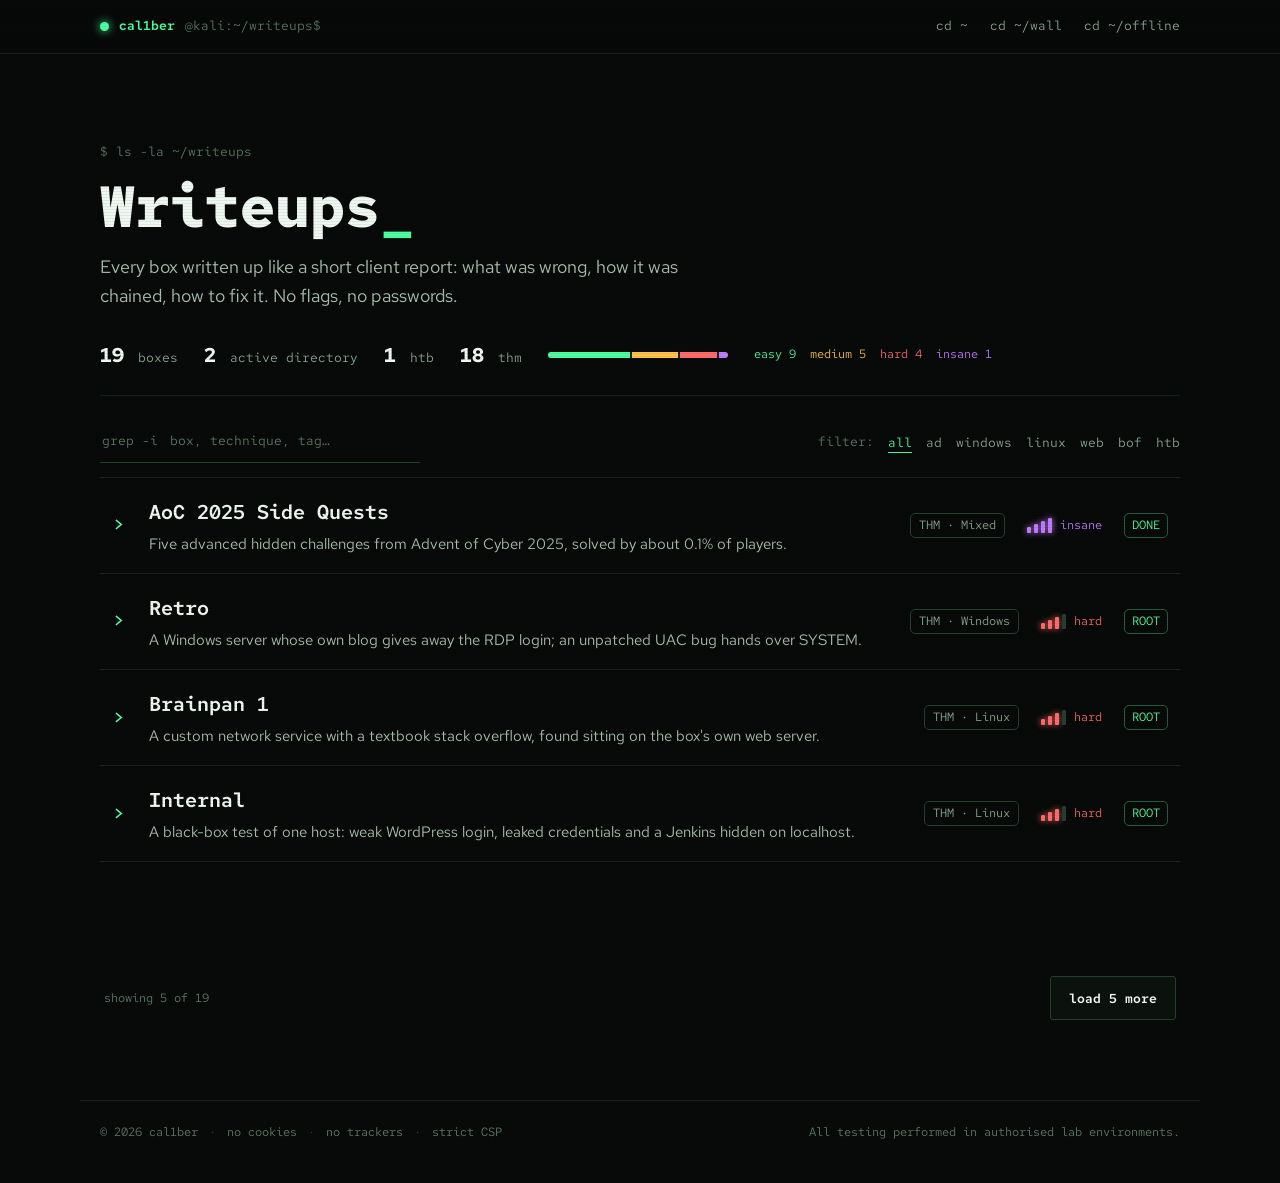
<file: writeups/index.html>
<!doctype html>
<html lang="en">
<head>
  <meta charset="utf-8">
  <meta name="viewport" content="width=device-width, initial-scale=1">
  <title>Writeups · cal1ber</title>
  <meta name="description" content="CTF writeups in client-report format: findings, attack path and fixes. Active Directory, web, Windows and Linux privilege escalation.">
  <meta property="og:type" content="website">
  <meta property="og:url" content="https://cal1ber.github.io/writeups/">
  <meta property="og:title" content="Writeups · cal1ber">
  <meta property="og:description" content="CTF writeups in client-report format: findings, attack path and fixes. Active Directory, web, Windows and Linux privilege escalation.">
  <meta property="og:image" content="https://cal1ber.github.io/assets/img/og-image.png">
  <meta property="og:image:width" content="1200">
  <meta property="og:image:height" content="630">
  <meta property="og:image:alt" content="cal1ber, Ethical Hacker and Penetration Tester">
  <meta name="twitter:card" content="summary_large_image">
  <meta name="theme-color" content="#070a08">
  <link rel="icon" href="data:image/svg+xml,%3Csvg xmlns='http://www.w3.org/2000/svg' viewBox='0 0 32 32'%3E%3Crect width='32' height='32' rx='4' fill='%23070a08'/%3E%3Ctext x='5' y='22' font-family='monospace' font-size='16' fill='%234dffa0'%3E%3E_%3C/text%3E%3C/svg%3E">
  <meta http-equiv="Content-Security-Policy" content="default-src 'self'; script-src 'self'; style-src 'self'; font-src 'self'; img-src 'self' data:; frame-src 'none'; connect-src 'none'; object-src 'none'; base-uri 'self'; form-action 'none'; upgrade-insecure-requests">
  <meta name="referrer" content="strict-origin-when-cross-origin">
  <link rel="preload" href="../assets/fonts/redhat-mono.woff2" as="font" type="font/woff2" crossorigin>
  <link rel="stylesheet" href="../assets/css/style.css?v=26">
  <script src="../assets/js/pt-early.js?v=26"></script>
</head>
<body>
<div class="cursor-glow" aria-hidden="true"></div>

<header class="nav">
  <div class="nav-inner">
    <a class="who" href="../"><span class="led" aria-hidden="true"></span><b>cal1ber</b><span>@kali:~/writeups$</span></a>
    <div class="nav-right">
    <nav class="nav-links" aria-label="Sections">
      <a href="../">cd ~</a>
      <a href="../wall/">cd ~/wall</a>
      <a href="../offline/">cd ~/offline</a>
    </nav>
    </div>
  </div>
</header>

<main>
  <section class="sq-hero" aria-label="Introduction">
    <div class="prompt">$ ls -la ~/writeups</div>
    <h1>Writeups<span class="us" aria-hidden="true">_</span></h1>
    <p>Every box written up like a short client report: what was wrong, how it was chained, how to fix it. No flags, no passwords.</p>
    <div class="stats-strip" id="wu-stats"></div>
  </section>

  <section id="writeups" class="fixed-sec">
    <div class="wu-top">
      <label class="wu-search"><span class="dim">grep -i</span><input id="wu-search" type="search" placeholder="box, technique, tag…" autocomplete="off" aria-label="Search writeups"></label>
      <div class="filter-links" role="group" aria-label="Filter writeups">
        <span class="dim">filter:</span>
        <button class="filter" data-filter="all" aria-pressed="true">all</button>
        <button class="filter" data-filter="ad" aria-pressed="false">ad</button>
        <button class="filter" data-filter="windows" aria-pressed="false">windows</button>
        <button class="filter" data-filter="linux" aria-pressed="false">linux</button>
        <button class="filter" data-filter="web" aria-pressed="false">web</button>
        <button class="filter" data-filter="bof" aria-pressed="false">bof</button>
        <button class="filter" data-filter="htb" aria-pressed="false">htb</button>
      </div>
    </div>
    <div class="wu-list" id="frames"><noscript><div class="empty">Enable JavaScript to load the writeup list.</div></noscript></div>
    <div class="wu-more" id="wu-more"></div>
  </section>
</main>

<footer>
  <div class="ft-bottom">
    <span>© <span id="year">2026</span> cal1ber <i>·</i> no cookies <i>·</i> no trackers <i>·</i> strict CSP</span>
    <span>All testing performed in authorised lab environments.</span>
  </div>
</footer>

<script src="../assets/js/writeups.js?v=26"></script>
<script src="../assets/js/main.js?v=26"></script>
<script src="../assets/js/side.js?v=26"></script>
</body>
</html>
</file>
<file: assets/css/style.css>
@font-face { font-family: "Red Hat Mono"; font-style: normal; font-weight: 300 700; font-display: swap;
  src: url(../fonts/redhat-mono.woff2) format("woff2");
  unicode-range: U+0000-00FF, U+0131, U+0152-0153, U+02BB-02BC, U+02C6, U+02DA, U+02DC, U+0304, U+0308, U+0329, U+2000-206F, U+20AC, U+2122, U+2190-2199, U+2212, U+2215, U+FEFF, U+FFFD; }
@font-face { font-family: "Red Hat Text"; font-style: normal; font-weight: 300 700; font-display: swap;
  src: url(../fonts/redhat-text.woff2) format("woff2");
  unicode-range: U+0000-00FF, U+0131, U+0152-0153, U+02BB-02BC, U+02C6, U+02DA, U+02DC, U+0304, U+0308, U+0329, U+2000-206F, U+20AC, U+2122, U+2190-2199, U+2212, U+2215, U+FEFF, U+FFFD; }

:root {
  --bg: #070a08;
  --bg-2: #0b110d;
  --card: #0d140f;
  --line: #16251b;
  --line-2: #23402d;
  --text: #d4e4d9;
  --bright: #eef7f1;
  --muted: #8fa898;
  --dim: #5f7a68;
  --accent: #4dffa0;
  --accent-rgb: 77,255,160;
  --on-accent: #031208;
  --row-hover: #0a130d;
  --tag-bg: #101c14;
  --dot: #1d2e22;
  --soft: #a9bfb0;
  --nav-bg: rgba(7,10,8,.88);
  --amber: #ffc24a;
  --red: #ff6b6b;
  --blue: #6cc8ff;
  --mono: "Red Hat Mono", ui-monospace, SFMono-Regular, Menlo, Consolas, monospace;
  --sans: "Red Hat Text", system-ui, -apple-system, "Segoe UI", Roboto, sans-serif;
  --max: 1120px;
}

* { box-sizing: border-box; }
html { scroll-behavior: smooth; scroll-padding-top: 72px; }
body {
  margin: 0;
  background: var(--bg);
  color: var(--text);
  font-family: var(--sans);
  line-height: 1.6;
  -webkit-font-smoothing: antialiased;
}
body.intro-running { overflow: hidden; }
a { color: var(--accent); text-decoration: none; }
a:hover { text-decoration: underline; }
::selection { background: var(--accent); color: var(--bg); }

body::after {
  content: ""; position: fixed; inset: 0; pointer-events: none; z-index: 50;
  background: repeating-linear-gradient(0deg, rgba(0,0,0,0.18) 0 1px, transparent 1px 3px);
  opacity: .35;
}

#intro {
  position: fixed; inset: 0; z-index: 100;
  background: #000; color: var(--accent);
  display: flex; align-items: center; justify-content: center;
  font-family: var(--mono);
  transition: opacity 1.6s cubic-bezier(.4,0,.2,1), filter 1.6s cubic-bezier(.4,0,.2,1), transform 1.6s cubic-bezier(.4,0,.2,1);
}
#intro.done { opacity: 0; filter: blur(8px) brightness(1.6); transform: scale(1.04); pointer-events: none; }

.nav, main, footer { transition: opacity 1.8s cubic-bezier(.4,0,.2,1) .25s, filter 1.8s cubic-bezier(.4,0,.2,1) .25s, transform 1.8s cubic-bezier(.4,0,.2,1) .25s; }
body.intro-running .nav, body.intro-running main, body.intro-running footer { opacity: 0; filter: blur(6px); transform: translateY(12px); }
#intro .skip {
  position: absolute; right: 20px; bottom: 20px;
  font-family: var(--mono); font-size: 13px;
  background: transparent; color: var(--muted);
  border: 1px solid var(--line-2); border-radius: 3px; padding: 8px 14px; cursor: pointer;
}
#intro .skip:hover { color: var(--bright); border-color: var(--accent); }

.glitch-stage { position: absolute; inset: 0; display: grid; place-items: center; overflow: hidden; }
.static {
  position: absolute; inset: -50%;
  background-image:
    repeating-radial-gradient(circle at 17% 32%, rgba(255,255,255,.07) 0 1px, transparent 1px 3px),
    repeating-radial-gradient(circle at 73% 61%, rgba(255,255,255,.05) 0 1px, transparent 1px 2px);
  animation: noise .18s steps(3) infinite;
}
@keyframes noise {
  0% { transform: translate(0,0); } 33% { transform: translate(-3%, 2%); }
  66% { transform: translate(2%, -3%); } 100% { transform: translate(0,0); }
}
.glitch {
  position: relative; font-family: var(--mono); font-weight: 700;
  font-size: clamp(44px, 11vw, 128px); letter-spacing: .04em; color: var(--bright);
  animation: flicker 1.6s linear forwards;
}
.glitch::before, .glitch::after {
  content: attr(data-text); position: absolute; inset: 0;
}
.glitch::before { color: #ff2a55; transform: translate(-3px, 0); clip-path: inset(0 0 55% 0); animation: shift-a .35s steps(2) infinite; mix-blend-mode: screen; }
.glitch::after  { color: #00e5ff; transform: translate(3px, 0);  clip-path: inset(50% 0 0 0); animation: shift-b .3s steps(2) infinite; mix-blend-mode: screen; }
@keyframes shift-a { 0% { transform: translate(-4px, -1px); } 50% { transform: translate(3px, 1px); } 100% { transform: translate(-2px, 0); } }
@keyframes shift-b { 0% { transform: translate(4px, 1px); } 50% { transform: translate(-3px, -1px); } 100% { transform: translate(2px, 0); } }
@keyframes flicker {
  0% { opacity: 0; } 8% { opacity: 1; } 12% { opacity: .2; } 18% { opacity: 1; }
  40% { opacity: .85; } 44% { opacity: 1; } 100% { opacity: 1; }
}
.glitch-sub { position: absolute; top: calc(50% + clamp(40px, 8vw, 90px)); font-size: 13px; color: var(--dim); letter-spacing: .3em; }

.boot {
  width: min(760px, calc(100% - 32px));
  font-size: clamp(12px, 1.6vw, 15px); line-height: 1.75; color: var(--text);
  white-space: pre-wrap; word-break: break-word;
}
.boot .ok { color: var(--accent); }
.boot .warn { color: var(--amber); }
.boot .dim { color: var(--dim); }
.boot .cursor, .cursor {
  display: inline-block; width: .6em; height: 1.1em; background: var(--accent);
  vertical-align: text-bottom; animation: blink 1s steps(1) infinite;
}
@keyframes blink { 50% { opacity: 0; } }

html[data-theme="red"], body[data-theme="red"] {
  --bg: #0a0606;
  --bg-2: #120909;
  --card: #150b0b;
  --line: #2a1414;
  --line-2: #4d1f1f;
  --text: #ead8d8;
  --bright: #fff1f1;
  --muted: #b39696;
  --dim: #7d5a5a;
  --accent: #ff3b3b;
  --accent-rgb: 255,59,59;
  --on-accent: #160303;
  --amber: #ff9a7a;
  --row-hover: #170c0c;
  --tag-bg: #1d0d0d;
  --dot: #3a1a1a;
  --soft: #c9abab;
  --nav-bg: rgba(10,6,6,.88);
  --lvl-easy: #e6dede;
  --lvl-med: #ffb347;
  --lvl-hard: #ff4d6d;
}
html { transition: background-color .4s ease; }
body, .nav, .term, .skill, .cert, .tool, .contact { transition: background-color .4s ease, color .4s ease, border-color .4s ease; }

.nav-right { display: flex; align-items: center; gap: 22px; }

.cursor-glow {
  position: fixed; left: 0; top: 0; width: 600px; height: 600px; border-radius: 50%;
  pointer-events: none; z-index: 0; opacity: 0; transition: opacity .6s ease;
  background: radial-gradient(circle, rgba(var(--accent-rgb),.075) 0%, rgba(var(--accent-rgb),.03) 35%, transparent 70%);
  will-change: transform;
}
.cursor-glow.on { opacity: 1; }
.nav, main, footer { position: relative; z-index: 1; }
.nav { z-index: 20; }

.skill, .cert, .tool, .term, .contact, .proj, .sq-teaser { transition: border-color .25s ease, background-color .25s ease; }
.skill:hover, .cert:hover, .tool:hover, .term:hover, .contact:hover, .proj:hover, .sq-teaser:hover {
  border-color: var(--line-2);
  background-image: radial-gradient(260px circle at var(--gx, 50%) var(--gy, 50%), rgba(var(--accent-rgb),.07), transparent 70%);
}

.nav {
  position: sticky; top: 0; z-index: 20;
  background: var(--nav-bg); backdrop-filter: blur(8px);
  border-bottom: 1px solid var(--line);
  font-family: var(--mono); font-size: 13px;
}
.nav-inner { max-width: var(--max); margin: 0 auto; padding: 16px 20px; display: flex; justify-content: space-between; align-items: center; gap: 16px; }
.nav .who { display: flex; gap: 10px; align-items: center; color: var(--dim); white-space: nowrap; }
.nav .who b { color: var(--accent); font-weight: 600; }
.led { width: 9px; height: 9px; border-radius: 50%; background: var(--accent); box-shadow: 0 0 10px var(--accent); }
.nav-links { display: flex; gap: 22px; flex-wrap: wrap; }
.nav-links a { color: var(--muted); }
.nav-links a:hover { color: var(--bright); text-decoration: none; }

main { max-width: var(--max); margin: 0 auto; padding: 0 20px; }
section { padding: 80px 0 16px; }
h2 { font-family: var(--mono); font-size: clamp(22px, 3vw, 26px); font-weight: 600; color: var(--bright); margin: 0; }
h2 .c { color: var(--dim); font-weight: 400; }
.sec-meta { font-family: var(--mono); font-size: 12px; color: var(--dim); }
.lead { color: var(--muted); max-width: 720px; margin: -8px 0 28px; }
.prompt { font-family: var(--mono); font-size: 13px; color: var(--dim); margin-bottom: 14px; }
.cta { display: flex; gap: 12px; flex-wrap: wrap; margin-top: 28px; }
.btn {
  font-family: var(--mono); font-size: 14px; font-weight: 600;
  padding: 12px 18px; border-radius: 3px; border: 1px solid var(--line-2);
  color: var(--bright); background: var(--bg-2); cursor: pointer; display: inline-flex; gap: 8px; align-items: center;
  min-height: 44px;
}
.btn:hover { border-color: var(--accent); text-decoration: none; }
.btn.primary { background: var(--accent); border-color: var(--accent); color: var(--on-accent); }
.btn.primary:hover { filter: brightness(1.1); }

.term {
  background: var(--bg-2); border: 1px solid var(--line); border-radius: 6px; overflow: hidden;
  font-family: var(--mono); font-size: 13px;
}

.about { display: grid; grid-template-columns: minmax(0, 1fr) minmax(0, 1fr); gap: 48px; }
.about p { color: var(--muted); margin: 0 0 14px; }
.about strong { color: var(--bright); font-weight: 500; }
.tl { border-left: 1px solid var(--line-2); padding-left: 22px; display: grid; gap: 22px; }
.tl-item { position: relative; }
.tl-item::before { content: ""; position: absolute; left: -27px; top: 7px; width: 9px; height: 9px; background: var(--bg); border: 1px solid var(--accent); }
.tl-item.offensive::before { background: var(--accent); }
.tl-date { font-family: var(--mono); font-size: 12px; color: var(--dim); }
.tl-role { color: var(--bright); font-weight: 600; }
.tl-org { color: var(--muted); font-size: 14px; }
.tl-item ul { margin: 6px 0 0; padding-left: 18px; color: var(--muted); font-size: 14px; }
.skill { border: 1px solid var(--line); background: var(--card); border-radius: 6px; padding: 16px; }
.skill h3 { font-family: var(--mono); font-size: 13px; color: var(--amber); margin: 0 0 8px; font-weight: 500; letter-spacing: .04em; }
.skill p { margin: 0; color: var(--muted); font-size: 14px; }

.filters { display: flex; gap: 8px; flex-wrap: wrap; margin-bottom: 18px; }
.filter {
  font-family: var(--mono); font-size: 12px; text-transform: uppercase; letter-spacing: .06em;
  background: transparent; color: var(--muted); border: 1px solid var(--line-2);
  border-radius: 2px; padding: 8px 12px; cursor: pointer; min-height: 36px;
}
.filter:hover { color: var(--bright); }
.filter[aria-pressed="true"] { background: var(--accent); color: var(--on-accent); border-color: var(--accent); }

.frames { border: 1px solid var(--line); border-radius: 6px; overflow: hidden; font-family: var(--mono); font-size: 13px; }
.frame { border-top: 1px solid var(--line); }
.lvl-easy { color: var(--lvl-easy, var(--accent)); } .lvl-medium { color: var(--lvl-med, var(--amber)); } .lvl-hard { color: var(--lvl-hard, var(--red)); } .lvl-insane { color: #c07bff; }
.chain { list-style: none; margin: 0 0 14px; padding: 0; font-family: var(--mono); font-size: 13px; counter-reset: s; }
.chain li { counter-increment: s; display: grid; grid-template-columns: 34px minmax(0, 1fr); color: var(--text); padding: 3px 0; }
.chain li::before { content: counter(s, decimal-leading-zero); color: var(--dim); }
.lesson { border: 1px dashed var(--line-2); border-radius: 4px; padding: 10px 14px; color: var(--bright); font-size: 14px; max-width: 760px; }
.lesson b { font-family: var(--mono); color: var(--amber); font-weight: 500; margin-right: 6px; }
.tags { display: flex; flex-wrap: wrap; gap: 6px; margin-top: 12px; }
.tag { font-family: var(--mono); font-size: 11px; padding: 3px 8px; background: var(--tag-bg); border: 1px solid var(--line-2); color: var(--accent); border-radius: 2px; }
.empty { padding: 20px 18px; color: var(--dim); font-family: var(--mono); border-top: 1px solid var(--line); }
.cert { border: 1px solid var(--line); background: var(--card); border-radius: 6px; padding: 18px; display: flex; flex-direction: column; gap: 6px; }
.cert .issuer { font-family: var(--mono); font-size: 11px; color: var(--dim); letter-spacing: .08em; text-transform: uppercase; }
.cert .name { color: var(--bright); font-weight: 600; }
.cert.next { border-style: dashed; }
.cert.next .name::after { content: "  in progress"; font-family: var(--mono); font-size: 11px; color: var(--amber); font-weight: 400; }

.tools { display: grid; grid-template-columns: repeat(auto-fill, minmax(300px, 1fr)); gap: 14px; }
.tool { border: 1px solid var(--line); background: var(--card); border-radius: 6px; padding: 18px; }
.tool h3 { font-family: var(--mono); font-size: 15px; color: var(--bright); margin: 0 0 6px; }
.tool p { color: var(--muted); font-size: 14px; margin: 0 0 10px; }

.contact { border: 1px solid var(--line); background: var(--bg-2); border-radius: 6px; padding: 28px; display: flex; justify-content: space-between; align-items: center; gap: 24px; flex-wrap: wrap; }
.contact p { color: var(--muted); margin: 0; max-width: 520px; }

footer { max-width: var(--max); margin: 72px auto 0; padding: 22px 20px 40px; border-top: 1px solid var(--line); color: var(--dim); font-family: var(--mono); font-size: 12px; display: flex; justify-content: space-between; flex-wrap: wrap; gap: 10px; }

.sq-hero { padding: 88px 0 8px; }
.sq-hero h1 { font-family: var(--mono); font-weight: 700; font-size: clamp(38px, 5.4vw, 58px); line-height: 1.04; color: var(--bright); margin: 0 0 16px; }
.sq-hero h1 .us { color: var(--accent); animation: blink 1s steps(1) infinite; }
.sq-hero p { font-size: 18px; color: var(--soft); max-width: 640px; margin: 0 0 28px; }
.sq-hero { padding-bottom: 24px; }
section.cat { padding: 0; border-top: 1px solid var(--line); }
section.cat:last-of-type { border-bottom: 1px solid var(--line); }
#media.cat, #about.cat { margin-top: 24px; }
#about.cat + .fixed-sec { border-top: 1px solid var(--line); }
h2.cat-head { margin: 0; font-size: inherit; }
.cat-toggle {
  width: 100%; display: flex; align-items: baseline; gap: 16px; padding: 26px 4px;
  background: none; border: 0; color: var(--bright); cursor: pointer; text-align: left;
  font-family: var(--mono); font-size: clamp(20px, 2.6vw, 24px); font-weight: 600;
}
.cat-toggle .caret { color: var(--accent); display: inline-block; transition: transform .5s cubic-bezier(.65,0,.35,1); width: 1ch; }
.cat.open .cat-toggle .caret { transform: rotate(90deg); }
.cat-toggle .cat-title .c { color: var(--dim); font-weight: 400; }
.cat-toggle .sec-meta { margin-left: auto; font-weight: 400; }
.cat-toggle:hover .cat-title { color: var(--accent); }
.cat-toggle:hover .caret { transform: translateX(4px); }
.cat.open .cat-toggle:hover .caret { transform: rotate(90deg); }
.cat-toggle:focus-visible { outline: 1px solid var(--accent); outline-offset: -1px; }
.cat-body { display: grid; grid-template-rows: 0fr; transition: grid-template-rows .7s cubic-bezier(.65,0,.35,1); }
.cat.open .cat-body { grid-template-rows: 1fr; }
.cat-inner { overflow: hidden; min-height: 0; opacity: 0; transform: translateY(-6px); padding-bottom: 0; transition: opacity .3s ease, transform .5s cubic-bezier(.65,0,.35,1), padding-bottom .7s cubic-bezier(.65,0,.35,1); }
.cat.open .cat-inner { opacity: 1; transform: none; padding-bottom: 36px; transition: opacity .55s ease .12s, transform .7s cubic-bezier(.65,0,.35,1), padding-bottom .7s cubic-bezier(.65,0,.35,1); }
.cat-inner > .lead:first-child { margin-top: 0; }
@media (max-width: 600px) { .hero2 { padding-top: 60px; } .fixed-head { flex-wrap: wrap; } .fixed-head .sec-meta { margin-left: 0; width: 100%; } .cert-grid { grid-template-columns: repeat(2, minmax(0, 1fr)); gap: 12px; } .cert-info { padding: 10px 12px 12px; } .cat-toggle { flex-wrap: wrap; gap: 4px 12px; padding: 20px 4px; } .cat-toggle .cat-title { flex: 1 1 0; min-width: 0; } .cat-toggle .cat-title .c { display: none; } .cat-toggle .sec-meta { margin-left: calc(1ch + 12px); width: 100%; } }
h3.sub { font-family: var(--mono); font-size: 13px; font-weight: 500; color: var(--amber); letter-spacing: .08em; text-transform: uppercase; margin: 28px 0 14px; }
.vid { margin: 0; border: 1px solid var(--line); background: var(--card); border-radius: 6px; overflow: hidden; }
.vid iframe { display: block; width: 100%; aspect-ratio: 16 / 9; border: 0; }
.vid figcaption { padding: 12px 14px 14px; display: flex; flex-direction: column; gap: 2px; }
.vid figcaption b { color: var(--bright); font-weight: 600; }
.vid figcaption span { color: var(--muted); font-size: 13px; }

.photos { --row-h: 190px; display: flex; flex-wrap: wrap; gap: 10px; }
.photos::after { content: ""; flex: 999 1 0; }
.ph {
  border: 1px solid var(--line); border-radius: 4px; padding: 0; overflow: hidden; cursor: zoom-in;
  background: repeating-linear-gradient(135deg, var(--bg-2) 0 10px, var(--card) 10px 20px);
  color: var(--dim); font-family: var(--mono); font-size: 12px; display: grid; place-items: center; position: relative;
  flex: var(--ar, 1.5) 1 calc(var(--ar, 1.5) * var(--row-h)); aspect-ratio: var(--ar, 1.5);
}
.ph img { width: 100%; height: 100%; object-fit: cover; display: block; transition: transform .4s ease, filter .4s ease; filter: saturate(.9); }
.ph:hover img { transform: scale(1.04); filter: saturate(1.1); }
.ph:hover { border-color: var(--line-2); }
.gear { margin-top: 16px; font-family: var(--mono); font-size: 13px; color: var(--muted); }
.gear .k { color: var(--amber); }

.projects { display: grid; gap: 16px; }
.proj { display: grid; grid-template-columns: minmax(0, 2fr) minmax(0, 3fr); border: 1px solid var(--line); background: var(--card); border-radius: 6px; overflow: hidden; }
.proj-img { min-height: 220px; display: grid; place-items: center; color: var(--dim); font-family: var(--mono); font-size: 12px; background: repeating-linear-gradient(135deg, var(--bg-2) 0 10px, var(--card) 10px 20px); }
.proj-img img { width: 100%; height: 100%; object-fit: cover; }

.proj-img.proj-gallery { display: block; min-height: 0; padding: 14px; background: none; }
.proj-gallery .photos { width: 100%; }
.proj-img .photos + .photos { margin-top: 10px; }
.proj-img .proj-main { --row-h: 9999px; }
.proj-img .proj-shots { --row-h: 140px; }
.proj-body { padding: 20px 22px; }
.proj-meta { font-family: var(--mono); font-size: 11px; color: var(--dim); letter-spacing: .08em; }
.proj h3 { margin: 4px 0 8px; color: var(--bright); font-size: 19px; }
.proj p { color: var(--muted); margin: 0 0 10px; font-size: 15px; }

.soon { border: 1px dashed var(--line-2); border-radius: 6px; padding: 28px; font-family: var(--mono); }
.soon-line { color: var(--amber); margin-bottom: 6px; }
.soon p { color: var(--muted); margin: 0; font-family: var(--sans); }

dialog#lightbox { border: 1px solid var(--line-2); background: var(--bg); color: var(--text); padding: 0; max-width: min(92vw, 1200px); border-radius: 6px; transform-origin: 0 0; overflow: hidden; }
dialog#lightbox::backdrop { background: rgba(0,0,0,.85); backdrop-filter: blur(4px); }
dialog#lightbox img { display: block; max-width: 100%; max-height: 80vh; height: auto; }
.lb-cap { margin: 0; padding: 10px 14px; font-family: var(--mono); font-size: 12px; color: var(--muted); }
.lb-close { position: absolute; right: 8px; top: 8px; width: 40px; height: 40px; border-radius: 50%; border: 1px solid var(--line-2); background: rgba(0,0,0,.6); color: var(--bright); cursor: pointer; }

.sq-teaser { display: flex; justify-content: space-between; align-items: center; gap: 20px; flex-wrap: wrap; border: 1px solid var(--line); background: var(--card); border-radius: 6px; padding: 22px 24px; margin-top: 16px; }
.sq-teaser p { margin: 0; color: var(--muted); max-width: 620px; }
.sq-teaser b { color: var(--bright); font-family: var(--mono); font-weight: 600; }

.pt {
  position: fixed; inset: 0; z-index: 90; background: #000; pointer-events: none;
  display: flex; align-items: center; justify-content: center;
  font-family: var(--mono); font-size: clamp(13px, 1.8vw, 16px); color: var(--text);
  clip-path: inset(0 0 100% 0); animation: pt-down .55s cubic-bezier(.7,0,.3,1) forwards;
}
.pt::after {
  content: ""; position: absolute; left: 0; right: 0; height: 2px; top: 0;
  background: var(--accent); box-shadow: 0 0 18px 4px rgba(var(--accent-rgb), .55); opacity: 0;
  animation: pt-edge .55s cubic-bezier(.7,0,.3,1) forwards;
}
.pt .pt-cmd { transition: opacity .25s ease; }
.pt .pt-cmd .p { color: var(--accent); }
.pt .pt-cmd.sent { opacity: 0; }
html.pt-in::after {
  content: ""; position: fixed; inset: 0; z-index: 95; background: #000; pointer-events: none;
  animation: pt-up .85s cubic-bezier(.7,0,.3,1) .15s forwards;
}
html.pt-in body::before {
  content: ""; position: fixed; left: 0; right: 0; top: 0; height: 2px; z-index: 96; pointer-events: none;
  background: var(--accent); box-shadow: 0 0 18px 4px rgba(var(--accent-rgb), .55); opacity: 0;
  animation: pt-edge .85s cubic-bezier(.7,0,.3,1) .15s forwards;
}
html.pt-in .nav, html.pt-in main, html.pt-in footer { animation: pt-reveal .9s ease .45s both; }
html.pt-in #intro { display: none; }
@keyframes pt-down { from { clip-path: inset(0 0 100% 0); } to { clip-path: inset(0 0 0 0); } }
@keyframes pt-up { from { clip-path: inset(0 0 0 0); } to { clip-path: inset(100% 0 0 0); } }
@keyframes pt-edge { 0% { top: 0; opacity: 1; } 95% { opacity: 1; } 100% { top: 100%; opacity: 0; } }
@keyframes pt-reveal { from { opacity: 0; filter: blur(4px); } to { opacity: 1; filter: none; } }
@media (prefers-reduced-motion: reduce) { html.pt-in::after, html.pt-in body::before { display: none; } html.pt-in .nav, html.pt-in main, html.pt-in footer { animation: none; } }

.hero2 { padding: 96px 0 24px; }
.hero2 h1 { font-family: var(--mono); font-weight: 700; font-size: clamp(42px, 7vw, 76px); line-height: 1.02; color: var(--bright); margin: 0 0 14px; letter-spacing: -.01em; }
.hero2 h1 .us { color: var(--accent); animation: blink 1s steps(1) infinite; }
.hero2 .role { font-family: var(--mono); font-size: clamp(16px, 2vw, 20px); color: var(--accent); margin: 0 0 14px; }
.hero2 p { font-size: 18px; color: var(--soft); max-width: 640px; margin: 0 0 22px; }
.dim { color: var(--dim); }
.status { display: flex; flex-wrap: wrap; gap: 8px 22px; font-family: var(--mono); font-size: 13px; color: var(--muted); }
.status span { display: inline-flex; align-items: center; gap: 8px; }
.status span:first-child { color: var(--accent); }
.status .led { width: 8px; height: 8px; }
.hero2 .cta { margin: 28px 0 22px; }

.kvlines { margin-top: 22px; font-family: var(--mono); font-size: 13px; line-height: 2; color: var(--text); }
.kvlines .k { color: var(--amber); display: inline-block; min-width: 12ch; }

.wu-top { display: flex; justify-content: space-between; align-items: baseline; gap: 12px 24px; flex-wrap: wrap; margin-bottom: 14px; }
.wu-top .lead { margin: 0; }
.filter-links { display: flex; gap: 4px 14px; flex-wrap: wrap; align-items: center; font-family: var(--mono); font-size: 13px; }
.filter-links .filter { border: 0; background: none; padding: 4px 0; min-height: 32px; text-transform: none; letter-spacing: 0; font-size: 13px; color: var(--muted); }
.filter-links .filter:hover { color: var(--bright); }
.filter-links .filter[aria-pressed="true"] { background: none; color: var(--accent); text-decoration: underline; text-underline-offset: 5px; }
.r { display: grid; grid-template-columns: 150px minmax(0, 1fr) 120px 110px; gap: 16px; padding: 13px 18px; border-top: 1px solid var(--line); align-items: center; }
.r:first-child { border-top: 0; }
.r.head { background: var(--bg-2); color: var(--dim); font-size: 11px; letter-spacing: .08em; }
.r:not(.head):hover { background: var(--row-hover); }

.sq-row {
  display: flex; align-items: baseline; gap: 16px; padding: 26px 4px; margin-top: 0;
  border-top: 1px solid var(--line); border-bottom: 1px solid var(--line); color: var(--bright);
  font-family: var(--mono); font-size: clamp(20px, 2.6vw, 24px); font-weight: 600;
  transition: color .25s ease, background-color .25s ease;
}
.sq-row:hover { text-decoration: none; color: #ff3b3b; background: linear-gradient(90deg, rgba(255,59,59,.07), transparent 60%); }
.sq-row .caret { color: #ff3b3b; width: 1ch; transition: transform .3s ease; }
.sq-row:hover .caret { transform: translateX(6px); }
.sq-row .c { color: var(--dim); font-weight: 400; }
.sq-row .sec-meta { margin-left: auto; font-weight: 400; color: var(--dim); }
.sq-row:hover .sec-meta { color: #ff3b3b; }

.contact2 { padding: 88px 0 16px; }
.contact2 h2 { font-family: var(--mono); font-size: clamp(30px, 4.5vw, 44px); color: var(--bright); margin: 0 0 10px; }
.contact2 p { color: var(--soft); font-size: 17px; max-width: 600px; margin: 0; }
.contact2 .cta { margin-top: 24px; }
.contact2 .pgp-fp { margin-top: 16px; font-family: var(--mono); font-size: 12px; color: var(--dim); max-width: none; }
.contact2 .pgp-fp .k { color: var(--accent); margin-right: 6px; }
.contact2 .pgp-fp .fp { color: var(--muted); letter-spacing: .04em; word-spacing: .2em; overflow-wrap: anywhere; }

.fixed-sec { border-top: 1px solid var(--line); padding: 26px 0 40px; }
.fixed-head { display: flex; align-items: baseline; gap: 16px; padding: 0 4px; margin-bottom: 22px; }
.fixed-head h2 { font-size: clamp(20px, 2.6vw, 24px); }
.fixed-head .sec-meta { margin-left: auto; }
.cert-grid { display: grid; grid-template-columns: repeat(auto-fill, minmax(230px, 1fr)); gap: 44px 34px; padding: 10px 4px 4px; }
.cert-card { display: flex; flex-direction: column; gap: 14px; color: var(--text); }
a.cert-card:hover { text-decoration: none; }
.cert-thumb {
  aspect-ratio: 1.414 / 1; display: grid; place-items: center; overflow: hidden; border-radius: 10px;
  background: linear-gradient(160deg, #1a221d 0%, #0f1512 100%);
  border: 1px solid rgba(255,255,255,.05);
  box-shadow: 0 18px 40px -18px rgba(0,0,0,.9), 0 2px 6px rgba(0,0,0,.4);
  color: var(--dim); font-family: var(--mono); font-size: 12px;
  transform: rotate(var(--tilt, -1.2deg));
  transition: transform .5s cubic-bezier(.2,.8,.2,1), box-shadow .5s ease;
}
html[data-theme="red"] .cert-thumb, body[data-theme="red"] .cert-thumb { background: linear-gradient(160deg, #221819 0%, #140e0e 100%); }
.cert-card:nth-child(2n) .cert-thumb { --tilt: 1deg; }
.cert-card:nth-child(3n) .cert-thumb { --tilt: -0.5deg; }
.cert-thumb img { width: 100%; height: 100%; object-fit: cover; object-position: top; display: block; }
a.cert-card:hover .cert-thumb {
  transform: rotate(0deg) translateY(-8px) scale(1.03);
  box-shadow: 0 30px 60px -20px rgba(0,0,0,.95), 0 0 0 1px rgba(var(--accent-rgb), .35), 0 0 40px -10px rgba(var(--accent-rgb), .35);
}
.cert-info { display: flex; flex-direction: column; gap: 2px; padding: 0 2px; }
.cert-info .issuer { font-family: var(--mono); font-size: 11px; color: var(--dim); letter-spacing: .08em; text-transform: uppercase; }
.cert-info .name { color: var(--bright); font-weight: 600; }
.cert-info .open { font-family: var(--mono); font-size: 12px; color: var(--accent); opacity: 0; transform: translateX(-4px); transition: opacity .3s ease, transform .3s ease; }
a.cert-card:hover .open, a.cert-card:focus-visible .open { opacity: 1; transform: none; }
@media (hover: none) { .cert-info .open { opacity: 1; transform: none; } }
.cert-card.next .cert-thumb { background: transparent; border: 1px dashed var(--line-2); box-shadow: none; }
.cert-card.next .cert-info { opacity: .75; }

.reveal-on .reveal { opacity: 0; transform: translateY(22px); transition: opacity .8s cubic-bezier(.2,.8,.2,1), transform .8s cubic-bezier(.2,.8,.2,1); transition-delay: var(--d, 0s); }
.reveal-on .reveal.in { opacity: 1; transform: none; }

.wu-list { border-top: 1px solid var(--line); }
.wu { border-bottom: 1px solid var(--line); --lc: var(--accent); }
.wu.lvl-medium { --lc: var(--amber); } .wu.lvl-hard { --lc: var(--red); } .wu.lvl-insane { --lc: #c07bff; }
.wu-head {
  width: 100%; display: grid; grid-template-columns: 1.5ch minmax(0, 1fr) auto; gap: 18px; align-items: center;
  padding: 16px 4px; background: none; border: 0; color: var(--text); cursor: pointer; text-align: left; font: inherit;
  transition: background-color .25s ease;
}
.wu-head:hover { background: linear-gradient(90deg, rgba(var(--accent-rgb), .05), transparent 70%); }
.wu-head:focus-visible { outline: 1px solid var(--accent); outline-offset: -1px; }
.wu .caret { font-family: var(--mono); color: var(--accent); font-weight: 600; transition: transform .5s cubic-bezier(.65,0,.35,1); display: inline-block; }
.wu.open .caret { transform: rotate(90deg); }
.wu-main { display: flex; flex-direction: column; gap: 4px; min-width: 0; }
.wu-name { font-family: var(--mono); font-size: clamp(17px, 2vw, 20px); font-weight: 600; color: var(--bright); transition: color .2s ease; }
.wu-head:hover .wu-name { color: var(--accent); }
.wu-tech { color: var(--muted); font-size: 14px; }
.wu-side { display: flex; align-items: center; gap: 22px; font-family: var(--mono); font-size: 12px; color: var(--dim); white-space: nowrap; }
.wu-diff { display: inline-flex; align-items: center; gap: 8px; color: var(--lc); }
.wu-diff .bars { display: inline-flex; gap: 3px; align-items: flex-end; }
.wu-diff .bars i { width: 4px; border-radius: 1px; background: var(--line-2); }
.wu-diff .bars i:nth-child(1) { height: 6px; } .wu-diff .bars i:nth-child(2) { height: 9px; } .wu-diff .bars i:nth-child(3) { height: 12px; } .wu-diff .bars i:nth-child(4) { height: 15px; }
.wu-diff .bars i.on { background: var(--lc); box-shadow: 0 0 6px var(--lc); }
.wu-state { color: var(--accent); min-width: 4ch; text-align: right; }

.wu-body { display: grid; grid-template-rows: 0fr; transition: grid-template-rows .7s cubic-bezier(.65,0,.35,1); }
.wu.open .wu-body { grid-template-rows: 1fr; }
.wu-inner { overflow: hidden; min-height: 0; opacity: 0; padding-bottom: 0; transition: opacity .3s ease, padding-bottom .7s cubic-bezier(.65,0,.35,1); padding-left: calc(1.5ch + 22px); }
.wu.open .wu-inner { opacity: 1; padding-bottom: 28px; transition: opacity .55s ease .12s, padding-bottom .7s cubic-bezier(.65,0,.35,1); }
.wu .summary { color: var(--soft); margin: 0 0 22px; max-width: 760px; font-size: 15px; }

.wu-top { align-items: center; }
.wu-top .lead { flex-basis: 100%; }
.wu-search { display: inline-flex; align-items: center; gap: 10px; font-family: var(--mono); font-size: 13px; border-bottom: 1px solid var(--line-2); padding: 4px 2px; min-width: min(320px, 100%); }
.wu-search:focus-within { border-color: var(--accent); }
.wu-search input { flex: 1; background: none; border: 0; outline: 0; color: var(--bright); font: inherit; min-height: 32px; min-width: 0; }
.wu-search input::placeholder { color: var(--dim); }
.wu-more { display: flex; align-items: center; justify-content: space-between; gap: 16px; padding: 18px 4px 0; font-family: var(--mono); font-size: 12px; flex-wrap: wrap; }
.wu-more:empty { display: none; }
.wu-load { font-size: 13px; }
#writeups.fixed-sec { padding-bottom: 8px; }
.wu-list:empty { display: none; }

.stats-strip { display: flex; flex-wrap: wrap; align-items: center; gap: 10px 26px; font-family: var(--mono); font-size: 13px; color: var(--muted); }
.stats-strip b { color: var(--bright); font-size: 20px; margin-right: 6px; }
.lvlbar { display: inline-flex; width: 180px; height: 6px; border-radius: 3px; overflow: hidden; gap: 2px; background: var(--line); }
.lvlbar i { display: block; height: 100%; }
.lvlbar .lvl-easy { background: var(--lvl-easy, var(--accent)); } .lvlbar .lvl-medium { background: var(--lvl-med, var(--amber)); }
.lvlbar .lvl-hard { background: var(--lvl-hard, var(--red)); } .lvlbar .lvl-insane { background: #c07bff; }
.lvl-legend { display: inline-flex; gap: 14px; font-size: 12px; }

.killchain { list-style: none; margin: 0 0 22px; padding: 0; display: flex; gap: 0; counter-reset: none; overflow-x: auto; }
.killchain li { position: relative; flex: 1 1 0; min-width: 130px; padding: 0 14px 0 0; display: flex; flex-direction: column; gap: 10px; }
.killchain li::before { content: ""; position: absolute; left: 30px; right: 0; top: 14px; height: 1px; background: linear-gradient(90deg, var(--lc), var(--line-2)); opacity: .6; }
.killchain li:last-child::before { display: none; }
.killchain .node {
  width: 28px; height: 28px; border-radius: 50%; display: grid; place-items: center; position: relative; z-index: 1;
  font-family: var(--mono); font-size: 11px; color: var(--lc); background: var(--bg); border: 1px solid var(--lc);
  box-shadow: 0 0 12px -2px var(--lc);
}
.killchain li:last-child .node { background: var(--lc); color: var(--on-accent); }
.killchain .step { font-family: var(--mono); font-size: 12.5px; color: var(--text); line-height: 1.5; }
.wu .lesson { max-width: 760px; }

@media (max-width: 900px) {
  .about { grid-template-columns: 1fr; gap: 32px; }
}
@media (max-width: 760px) {
  .r { grid-template-columns: minmax(0, 1fr) auto; grid-template-areas: "b d" "a c"; row-gap: 2px; }
  .r.head { display: none; }
  .sq-row { flex-wrap: wrap; gap: 4px 12px; } .sq-row .c { display: none; } .sq-row .sec-meta { margin-left: calc(1ch + 12px); width: 100%; }
  .photos { --row-h: 110px; gap: 8px; }
  .proj { grid-template-columns: 1fr; }
  .proj-img { min-height: 180px; }
}
@media (max-width: 600px) {
  .nav-links { display: none; }
  section { padding-top: 60px; }
}
@media (prefers-reduced-motion: reduce) {
  *, *::before, *::after { animation: none !important; transition: none !important; }
  html { scroll-behavior: auto; }
}

@media (max-width: 600px) {
  .cert-grid { grid-template-columns: repeat(2, minmax(0, 1fr)); gap: 28px 16px; }
  .cert-info .name { font-size: 14px; }
  .fixed-head h2 .c { display: none; }
}

@media (max-width: 700px) {
  .wu-head { grid-template-columns: 1.5ch minmax(0, 1fr); row-gap: 8px; }
  .wu-side { grid-column: 2; gap: 14px; }
  .wu-inner { padding-left: 14px; }
  .killchain { flex-direction: column; gap: 14px; }
  .killchain li { flex-direction: row; align-items: flex-start; gap: 12px; min-width: 0; padding: 0; }
  .killchain li::before { left: 14px; right: auto; top: 30px; bottom: -14px; width: 1px; height: auto; background: var(--line-2); }
  .killchain .step { padding-top: 5px; }
}

@media (max-width: 600px) {
  .lvlbar { width: 100%; }
}
.tcard {
  position: relative; display: flex; flex-direction: column; border: 1px solid var(--line); border-radius: 10px;
  background: radial-gradient(420px circle at var(--gx, -999px) var(--gy, -999px), rgba(var(--accent-rgb), .07), transparent 60%), var(--card);
  overflow: hidden; transition: border-color .25s ease, transform .25s ease, box-shadow .25s ease;
}
.tcard:hover { border-color: var(--line-2); transform: translateY(-3px); box-shadow: 0 14px 34px -18px rgba(var(--accent-rgb), .35); }
.tcard.soon .p { color: var(--accent); }
.tcard.soon { border-style: dashed; background: transparent; justify-content: center; align-items: flex-start; gap: 8px; padding: 26px 22px; min-height: 220px; font-family: var(--mono); font-size: 14px; color: var(--soft); }
.tcard.soon:hover { transform: none; box-shadow: none; }
.tcard.soon small { color: var(--dim); font-size: 12px; }
.tcard.soon .us { color: var(--accent); animation: blink 1.1s steps(1) infinite; }
@media (prefers-reduced-motion: reduce) { .tcard, .tcard:hover { transform: none; transition: none; } .tcard.soon .us { animation: none; } }
.kit {
  border: 1px solid var(--line); border-radius: 10px; overflow: hidden;
  background: radial-gradient(380px circle at var(--gx, -999px) var(--gy, -999px), rgba(var(--accent-rgb), .07), transparent 60%), var(--card);
  transition: border-color .25s ease, transform .25s ease, box-shadow .25s ease;
}
.kit:hover { border-color: var(--line-2); transform: translateY(-3px); box-shadow: 0 14px 34px -18px rgba(var(--accent-rgb), .35); }
@media (prefers-reduced-motion: reduce) { .kit, .kit:hover { transform: none; transition: none; } }

#wu-featured { border-top: 0; display: grid; grid-template-columns: repeat(auto-fill, minmax(min(320px, 100%), 1fr)); gap: 16px; }
.fcard {
  position: relative; display: flex; flex-direction: column; gap: 12px; padding: 20px; border-radius: 12px;
  border: 1px solid var(--line); color: var(--text); --lc: var(--accent);
  background: radial-gradient(400px circle at var(--gx, -999px) var(--gy, -999px), rgba(var(--accent-rgb), .07), transparent 60%), var(--card);
  transition: border-color .25s ease, transform .25s ease, box-shadow .25s ease;
}
.fcard.lvl-medium { --lc: var(--amber); } .fcard.lvl-hard { --lc: var(--red); } .fcard.lvl-insane { --lc: #c07bff; }
.fcard::before { content: ""; position: absolute; left: 20px; right: 20px; top: 0; height: 2px; border-radius: 0 0 2px 2px; background: var(--lc); opacity: .7; }
.fcard:hover { text-decoration: none; border-color: var(--line-2); transform: translateY(-4px); box-shadow: 0 16px 38px -20px rgba(var(--accent-rgb), .4); }
.fc-top { display: flex; align-items: center; gap: 8px; font-family: var(--mono); font-size: 11.5px; color: var(--dim); }
.fc-badge { color: var(--bright); border: 1px solid var(--line-2); border-radius: 5px; padding: 2px 7px; }
.fc-state { margin-left: auto; color: var(--accent); border: 1px solid rgba(var(--accent-rgb), .35); border-radius: 5px; padding: 2px 7px; letter-spacing: .06em; }
.fc-name { font-family: var(--mono); font-size: 19px; font-weight: 600; color: var(--bright); transition: color .2s ease; }
.fcard:hover .fc-name { color: var(--accent); }
.fc-sum { color: var(--soft); font-size: 14.5px; line-height: 1.6; display: -webkit-box; -webkit-line-clamp: 3; -webkit-box-orient: vertical; overflow: hidden; }
.fc-chain { display: flex; flex-wrap: wrap; align-items: center; gap: 6px; font-family: var(--mono); font-size: 11.5px; color: var(--muted); }
.fc-chain span { background: rgba(var(--accent-rgb), .05); border-radius: 999px; padding: 3px 9px; }
.fc-chain i { font-style: normal; color: var(--dim); }
.fc-foot { margin-top: auto; padding-top: 12px; border-top: 1px dashed var(--line-2); display: flex; align-items: center; justify-content: space-between; font-family: var(--mono); font-size: 12px; }
.fc-read { color: var(--dim); transition: color .2s ease; }
.fc-read b { display: inline-block; transition: transform .25s ease; color: var(--accent); }
.fcard:hover .fc-read { color: var(--accent); }
.fcard:hover .fc-read b { transform: translateX(4px); }

.wu-all { display: flex; padding: 22px 0 6px; }
.door { display: inline-flex; align-items: baseline; flex-wrap: wrap; padding: 6px 0; font-family: var(--mono); font-size: 14px; color: var(--bright); }
.door-txt { display: contents; }
.door-txt b { font-weight: 600; transition: color .2s ease; }
.door-txt b::before { content: "$ "; color: var(--accent); }
.door-txt .dim { margin-left: 2ch; font-size: 13px; color: var(--dim); }
.door .door-arrow {
  align-self: center; width: .6em; height: 1.1em; margin-left: 6px; flex: none; overflow: hidden;
  font-size: 0; background: var(--accent); visibility: hidden; animation: blink 1s steps(1) infinite;
}
.door:hover, .door:focus-visible { text-decoration: none; }
.door:hover .door-txt b, .door:focus-visible .door-txt b { color: var(--accent); }
.door:hover .door-arrow, .door:focus-visible .door-arrow { visibility: visible; }

.sq-door {
  position: relative; display: grid; grid-template-columns: minmax(0, 1fr) auto; grid-template-areas: "k a" "t a" "d a";
  gap: 4px 20px; align-items: center; margin: 40px 0 10px; padding: 26px 24px; border-radius: 14px;
  border: 1px solid rgba(255,59,59,.28); color: var(--bright); overflow: hidden;
  background: radial-gradient(500px circle at var(--gx, 85%) var(--gy, 50%), rgba(255,59,59,.12), transparent 60%), linear-gradient(120deg, #0d0707, #0a0606);
  transition: border-color .25s ease, transform .25s ease;
}
.sq-door:hover { text-decoration: none; border-color: #ff3b3b; transform: translateY(-3px); }
.sq-k { grid-area: k; font-family: var(--mono); font-size: 12px; color: #b87a7a; letter-spacing: .08em; }
.sq-t { grid-area: t; font-family: var(--mono); font-size: clamp(22px, 3vw, 28px); font-weight: 600; }
.sq-door:hover .sq-t { color: #ff3b3b; }
.sq-d { grid-area: d; color: #c9a9a9; font-size: 14.5px; }
.sq-door .door-arrow { display: grid; place-items: center; border-radius: 8px; font-size: 18px; font-weight: 700; transition: transform .25s ease; grid-area: a; background: #ff3b3b; color: #1a0505; width: 48px; height: 48px; }
.sq-door:hover .door-arrow { transform: translateX(4px); }

.wu { box-shadow: inset 2px 0 0 transparent; transition: box-shadow .25s ease; }
.wu:hover, .wu.open { box-shadow: inset 2px 0 0 var(--lc); }
.wu-head { padding: 18px 12px 18px 14px; }
.wu-tech { font-size: 14.5px; color: var(--soft); }
.wu-plat { border: 1px solid var(--line-2); border-radius: 5px; padding: 2px 8px; color: var(--muted); }
.wu-state { border: 1px solid rgba(var(--accent-rgb), .35); border-radius: 5px; padding: 2px 7px; text-align: center; }
.wu.flash { animation: wu-flash 1.6s ease .3s 1; }
@keyframes wu-flash { 0%, 100% { background: transparent; } 30% { background: rgba(var(--accent-rgb), .08); } }

@media (max-width: 700px) {
  .sq-door { padding: 22px 18px; }
}
@media (prefers-reduced-motion: reduce) { .fcard, .fcard:hover, .sq-door, .sq-door:hover { transform: none; transition: none; } .wu.flash { animation: none; } }
.wu { scroll-margin-top: 90px; }

.nav a.who { text-decoration: none; }
.lvlbar i { flex: 1; }

.wall-door { display: flex; padding: 26px 0 0; }

.cert-thumb.cert-logo { background: linear-gradient(160deg, #f3f6f1, #dfe5dd); border-top: 4px solid #c8202f; }
.cert-thumb.cert-logo img { width: auto; height: auto; max-width: 58%; max-height: 72%; object-fit: contain; }
@media (min-width: 701px) { .cert-grid:has(> :nth-child(3):last-child) { grid-template-columns: repeat(3, minmax(0, 1fr)); } }

.sev-critical { --sc: #ff4d8d; } .sev-high { --sc: var(--red); } .sev-medium { --sc: var(--amber); } .sev-low { --sc: #6cc4ff; } .sev-info { --sc: var(--dim); }
.rpt { max-width: 900px; }
.rpt-head { display: flex; flex-wrap: wrap; justify-content: space-between; gap: 8px 20px; padding: 10px 0 14px; margin-bottom: 18px; border-bottom: 1px dashed var(--line-2); font-family: var(--mono); font-size: 12px; color: var(--dim); }
.rpt-risk { color: var(--sc); text-transform: uppercase; letter-spacing: .12em; }
.rpt-k { display: flex; align-items: center; gap: 10px; margin: 26px 0 12px; font-family: var(--mono); font-size: 12px; font-weight: 500; letter-spacing: .18em; text-transform: uppercase; color: var(--muted); }
.rpt-k i { font-style: normal; color: var(--accent); letter-spacing: 0; }
.rpt .summary { margin-bottom: 0; }
.rpt-findings { display: flex; flex-direction: column; border: 1px solid var(--line); border-radius: 6px; overflow: hidden; }
.rpt-f { display: grid; grid-template-columns: 52px 92px minmax(0, 1.1fr) minmax(0, 1fr); gap: 14px; align-items: start; padding: 14px 16px; border-top: 1px solid var(--line); background: var(--bg-2); }
.rpt-f:first-child { border-top: 0; }
.rpt-id { font-family: var(--mono); font-size: 12px; color: var(--dim); padding-top: 2px; }
.rpt-sev { justify-self: start; font-family: var(--mono); font-size: 11px; letter-spacing: .1em; text-transform: uppercase; color: var(--sc); border: 1px solid var(--sc); border-radius: 3px; padding: 2px 7px; }
.rpt-title { color: var(--bright); font-weight: 600; font-size: 14px; line-height: 1.4; }
.rpt-title small { display: block; margin-top: 4px; color: var(--muted); font-weight: 400; font-size: 13px; }
.rpt-fix { color: var(--soft); font-size: 13px; line-height: 1.5; }
.rpt-fix b { font-family: var(--mono); font-weight: 500; color: var(--accent); margin-right: 8px; }
.rpt .killchain { margin-bottom: 0; }
.fc-find { margin-top: auto; padding-top: 4px; display: flex; flex-wrap: wrap; gap: 6px 12px; font-family: var(--mono); font-size: 11px; text-transform: uppercase; letter-spacing: .08em; }
.fc-find span { color: var(--sc); }
@media (max-width: 760px) {
  .rpt-f { grid-template-columns: auto 1fr; gap: 8px 12px; }
  .rpt-title, .rpt-fix { grid-column: 1 / -1; }
}

.caps { border-top: 1px solid var(--line); }
.cap { display: grid; grid-template-columns: minmax(0, 300px) minmax(0, 1fr); gap: 18px 48px; padding: 28px 4px; border-bottom: 1px solid var(--line); transition: background-color .3s ease; }
.cap:hover { background: linear-gradient(90deg, rgba(var(--accent-rgb), .04), transparent 70%); }
.cap-k h3 { margin: 0 0 6px; font-family: var(--mono); font-size: 17px; font-weight: 600; color: var(--bright); }
.cap-k p { margin: 0; font-size: 14px; line-height: 1.5; color: var(--muted); }
.cap-skills { list-style: none; margin: 0; padding: 0; display: grid; grid-template-columns: repeat(2, minmax(0, 1fr)); gap: 9px 32px; }
.cap-skills li { position: relative; padding-left: 18px; font-size: 14.5px; line-height: 1.45; color: var(--soft); }
.cap-skills li::before { content: "▸"; position: absolute; left: 0; top: 0; font-size: 11px; line-height: 2; color: var(--accent); opacity: .8; }
.cap-tools { margin: 18px 0 0; padding-top: 14px; border-top: 1px dashed var(--line-2); font-family: var(--mono); font-size: 12.5px; line-height: 1.8; color: var(--muted); }
.cap-tools span { margin-right: 12px; font-size: 11px; letter-spacing: .14em; text-transform: uppercase; color: var(--dim); }
@media (max-width: 860px) {
  .cap { grid-template-columns: 1fr; gap: 16px; padding: 24px 0; }
  .cap-skills { grid-template-columns: 1fr; }
}
.cap-skills em { font-style: normal; font-size: 12px; color: var(--dim); }

.tool.wide { grid-column: 1 / -1; }
.shots { display: grid; grid-template-columns: repeat(3, minmax(0, 1fr)); gap: 10px; margin: 4px 0 14px; }
.shots .ph { aspect-ratio: 16 / 9; height: auto; padding: 0; }
.shots.two { grid-template-columns: repeat(2, minmax(0, 1fr)); }
@media (max-width: 640px) { .shots, .shots.two { grid-template-columns: 1fr; } }
.tool .tags { margin-top: 4px; }

.mail-pick, .mp-pgp { display: grid; grid-template-rows: 0fr; transition: grid-template-rows .35s cubic-bezier(.4,0,.2,1); }
.mail-pick.open, .mp-pgp.open { grid-template-rows: 1fr; }
.mp-in { overflow: hidden; min-height: 0; }
.mp-box { margin-top: 16px; max-width: 560px; border: 1px solid var(--line-2); border-radius: 6px; background: var(--card); padding: 16px 18px 18px; font-family: var(--mono); font-size: 13px; }
.mp-q { color: var(--muted); margin-bottom: 4px; }
.mp-q .p { color: var(--accent); margin-right: 6px; }
.mp-q .cursor { margin-left: 6px; height: 1em; }
.mp-opt { display: flex; flex-wrap: wrap; align-items: baseline; gap: 2px 14px; width: 100%; margin-top: 8px; padding: 10px 12px; text-align: left; font: inherit; color: var(--muted); background: transparent; border: 1px solid var(--line); border-radius: 4px; cursor: pointer; transition: border-color .2s ease, background-color .2s ease; }
.mp-opt b { min-width: 14ch; color: var(--bright); font-weight: 600; transition: color .2s ease; }
.mp-opt:hover, .mp-opt:focus-visible, .mp-opt[aria-expanded="true"] { border-color: var(--accent); background: rgba(var(--accent-rgb), .05); }
.mp-opt:hover b, .mp-opt:focus-visible b, .mp-opt[aria-expanded="true"] b { color: var(--accent); }
.contact2 .mp-pgp p { max-width: none; margin: 14px 0 0; font-family: var(--sans); font-size: 14px; color: var(--soft); }
.contact2 .mp-pgp .pgp-fp { margin-top: 10px; font-family: var(--mono); font-size: 12px; color: var(--dim); }
.mp-actions { display: flex; flex-wrap: wrap; gap: 10px; margin-top: 14px; }
.mp-addr { display: flex; align-items: center; flex-wrap: wrap; gap: 6px 12px; margin-top: 14px; padding-top: 12px; border-top: 1px dashed var(--line); color: var(--muted); }
.mp-addr .k { color: var(--accent); }
.mp-addr-v { color: var(--bright); overflow-wrap: anywhere; user-select: all; }
.mp-copy { font: inherit; font-size: 12px; color: var(--muted); background: transparent; border: 1px solid var(--line-2); border-radius: 3px; padding: 4px 10px; cursor: pointer; transition: color .2s ease, border-color .2s ease; }
.mp-copy:hover, .mp-copy:focus-visible, .mp-copy.ok { color: var(--accent); border-color: var(--accent); }
@media (prefers-reduced-motion: reduce) { .mail-pick, .mp-pgp { transition: none; } }

footer { display: block; }
.ft-bottom { display: flex; justify-content: space-between; flex-wrap: wrap; gap: 8px 24px; }

.contact2 .logout { display: inline-block; margin-top: 56px; font-family: var(--mono); font-size: 13px; color: var(--muted); transition: color .2s ease; }
.contact2 .logout .p { color: var(--accent); margin-right: 8px; }
.contact2 .logout:hover, .contact2 .logout:focus-visible { color: var(--accent); text-decoration: none; }
.contact2 .logout-msg { margin: 4px 0 0; font-family: var(--mono); font-size: 13px; color: var(--dim); }
main:has(> #contact:last-child) + footer { margin-top: 28px; }
.ft-bottom i { font-style: normal; color: var(--line-2); margin: 0 4px; }
</file>
<file: assets/css/wall.css>
@font-face { font-family: "Caveat"; font-style: normal; font-weight: 600; font-display: swap; src: url(../fonts/caveat-600.woff2) format("woff2"); }
.wall-wrap { padding: 8px 0 60px; }
.board {
  position: relative; display: block;
  padding: 48px 44px 56px; border-radius: 12px; border: 1px solid rgba(255,255,255,.06);
  background:
    radial-gradient(900px 520px at 30% 0%, rgba(var(--accent-rgb), .06), transparent 70%),
    radial-gradient(circle at 1px 1px, rgba(255,255,255,.035) 1px, transparent 1.5px) 0 0 / 14px 14px,
    #0c100d;
  box-shadow: inset 0 0 80px rgba(0,0,0,.7), 0 30px 60px -30px rgba(0,0,0,.9);
}
.strings { position: absolute; inset: 0; width: 100%; height: 100%; pointer-events: none; z-index: 3; overflow: visible; }
.strings path { fill: none; stroke: #ff3b3b; stroke-width: 2; stroke-linecap: round; filter: drop-shadow(0 2px 2px rgba(0,0,0,.6)); opacity: .9; }
.strings path.next { stroke-dasharray: 6 6; opacity: .55; }

.pin { position: relative; z-index: 2; --tilt: -.6deg; transform: rotate(var(--tilt)); transition: transform .3s cubic-bezier(.3,.7,.4,1), box-shadow .3s ease; }
.pin:nth-child(3n) { --tilt: .5deg; } .pin:nth-child(4n) { --tilt: -.3deg; } .pin:nth-child(5n) { --tilt: .8deg; } .pin:nth-child(7n) { --tilt: -.9deg; }
.pin::before {
  content: ""; position: absolute; top: 3px; left: 50%; width: 14px; height: 14px; margin-left: -7px; border-radius: 50%; z-index: 4;
  background: radial-gradient(circle at 35% 30%, #ff8a8a, #d11f1f 55%, #7a0b0b); box-shadow: 0 3px 4px rgba(0,0,0,.6);
}
.pin:hover { transform: rotate(0deg) translateY(-4px); z-index: 5; }

.sheet { display: flex; flex-direction: column; align-items: center; gap: 10px; background: none; border: 0; padding: 0; cursor: zoom-in; font: inherit; color: inherit; text-align: left; }
.paper {
  display: flex; flex-direction: column; gap: 8px; width: 100%; aspect-ratio: 1.414 / 1; padding: 22px 18px 14px; position: relative; overflow: hidden;
  background: linear-gradient(160deg, #f1f4ef, #dfe5dd); color: #18201a; border-radius: 2px;
  box-shadow: 0 14px 24px -10px rgba(0,0,0,.85), 0 2px 0 rgba(0,0,0,.25);
}
.paper img { position: absolute; inset: 0; width: 100%; height: 100%; object-fit: cover; }
.p-issuer { font-family: var(--mono); font-size: 10px; letter-spacing: .18em; text-transform: uppercase; color: #5b6b5f; }
.p-title { font-family: var(--mono); font-weight: 700; font-size: 15px; line-height: 1.2; }
.p-lines { display: flex; flex-direction: column; gap: 5px; margin-top: auto; }
.p-lines i { height: 3px; border-radius: 2px; background: #c3ccc4; } .p-lines i:nth-child(2) { width: 80%; } .p-lines i:nth-child(3) { width: 55%; }
.p-seal { position: absolute; right: 12px; bottom: 12px; width: 26px; height: 26px; border-radius: 50%; border: 2px solid rgba(var(--accent-rgb), .7); background: rgba(var(--accent-rgb), .15); }
.sheet:hover .paper { box-shadow: 0 22px 34px -12px rgba(0,0,0,.9), 0 0 0 1px rgba(var(--accent-rgb), .35); }
.sheet:focus-visible { outline: none; } .sheet:focus-visible .paper { outline: 2px solid var(--accent); outline-offset: 4px; }

.hand { font-family: "Caveat", "Comic Sans MS", cursive; font-weight: 600; font-size: 20px; line-height: 1; color: #e8eee9; opacity: .85; }

.sticky {
  display: flex; flex-direction: column; gap: 2px; padding: 26px 16px 16px; aspect-ratio: 1 / 1; max-width: 190px; justify-self: center; width: 100%;
  font-family: "Caveat", "Comic Sans MS", cursive; font-weight: 600; font-size: 21px; line-height: 1.05; color: #1d1a10;
  box-shadow: 0 14px 20px -10px rgba(0,0,0,.85);
}
.sticky b { font-size: 34px; line-height: 1; font-weight: 600; }
.sticky span { margin-top: auto; font-size: 17px; opacity: .75; } .s-green { background: #9ef0bf; } .s-blue { background: #a8cdf5; }
.sticky::before { top: 6px; }

.todo {
  display: flex; flex-direction: column; align-items: flex-start; gap: 6px; padding: 26px 18px 16px; aspect-ratio: 1.414 / 1;
  border: 2px dashed rgba(255,255,255,.22); border-radius: 4px; background: rgba(255,255,255,.02); color: var(--bright);
}
.todo-k { font-family: var(--mono); font-size: 11px; letter-spacing: .2em; color: #ff6b6b; }
.todo b { font-family: var(--mono); font-size: 22px; }
.todo .hand { margin-top: auto; }

dialog#wall-view { border: 0; background: transparent; padding: 0; max-width: min(92vw, 900px); width: 100%; overflow: visible; }
dialog#wall-view::backdrop { background: rgba(0,0,0,.85); backdrop-filter: blur(4px); }
dialog#wall-view .paper { padding: 48px 44px 30px; gap: 14px; }
dialog#wall-view .p-title { font-size: clamp(22px, 4vw, 38px); }
dialog#wall-view .p-issuer { font-size: 13px; }
dialog#wall-view .p-seal { width: 56px; height: 56px; right: 26px; bottom: 26px; }
dialog#wall-view .lb-cap { text-align: center; color: var(--soft); padding-top: 14px; }
dialog#wall-view .lb-close { top: -16px; right: -10px; }

@media (max-width: 1000px) { .board { grid-template-columns: repeat(3, minmax(0, 1fr)); } }
@media (max-width: 700px) {
  .board { grid-template-columns: repeat(2, minmax(0, 1fr)); gap: 30px 18px; padding: 34px 16px 36px; border-width: 6px; }
  .pin:nth-child(even) { margin-top: 0; }
  .p-title { font-size: 13px; } .paper { padding: 18px 12px 10px; } .p-seal { display: none; }
  .sticky { font-size: 18px; padding: 22px 12px 12px; } .sticky b { font-size: 26px; }
  .hand { font-size: 17px; }
}
@media (prefers-reduced-motion: reduce) { .pin, .pin:hover { transition: none; transform: rotate(var(--tilt)); } }

.zone { display: grid; grid-template-columns: repeat(4, minmax(0, 1fr)); gap: 46px 34px; align-items: start; }
.zone-path { margin-bottom: 0; }
.zone-path .pin:nth-child(even) { margin-top: 0; }
.p-r1 { grid-row: 1; } .p-r2 { grid-row: 2; }
.p-c1 { grid-column: 1; } .p-c2 { grid-column: 2; } .p-c3 { grid-column: 3; } .p-c4 { grid-column: 4; }
.zone-k { position: relative; z-index: 2; display: flex; align-items: center; gap: 12px; margin: 0 0 30px; font-family: var(--mono); font-size: 12px; font-weight: 500; letter-spacing: .2em; text-transform: uppercase; color: var(--dim); }
.zone + .zone-k, .stickers + .zone-k { margin-top: 64px; }
.zone-k::before { content: "//"; color: #ff6b6b; letter-spacing: 0; }
.zone-k::after { content: ""; flex: 1; height: 1px; background: rgba(255,255,255,.07); }
.zone-k + .zone-path, .zone-k + .zone-misc { }
.zone-misc { padding-top: 6px; }
@media (max-width: 1000px) {
  .zone { grid-template-columns: repeat(3, minmax(0, 1fr)); }
  .zone-path .pin { grid-row: auto; grid-column: auto; }
}
@media (max-width: 700px) { .zone { grid-template-columns: repeat(2, minmax(0, 1fr)); gap: 30px 18px; } }

.zone-path .pin:hover { transform: rotate(var(--tilt)); z-index: 2; }
.zone-path .sheet:hover .paper { box-shadow: 0 14px 24px -10px rgba(0,0,0,.85), 0 0 0 2px rgba(var(--accent-rgb), .55), 0 0 22px rgba(var(--accent-rgb), .25); }
.zone-path .todo:hover { border-color: rgba(110,200,255,.9); }

.zone-rare { grid-template-columns: repeat(2, minmax(0, 260px)); justify-content: center; gap: 70px; margin-bottom: 0; perspective: 900px; }
.holo {
  --mx: 30%; --my: 30%; --rx: 0deg; --ry: 0deg; --o: .45;
  position: relative; display: flex; flex-direction: column; gap: 6px; aspect-ratio: 5 / 7; padding: 30px 20px 18px; overflow: visible;
  color: #1a1426; border-radius: 3px; outline: none;
  background: linear-gradient(160deg, #d6c4ff, #b49cf0 60%, #c9b6ff);
  box-shadow: 0 20px 30px -14px rgba(0,0,0,.9), 0 0 40px -10px rgba(192,123,255,.55);
  transform: rotate(var(--tilt)) rotateX(var(--rx)) rotateY(var(--ry)); transform-style: preserve-3d;
  transition: transform .5s cubic-bezier(.3,.7,.4,1), box-shadow .3s ease;
}
.holo.h-2023 { background: linear-gradient(160deg, #cfe8ff, #93c3f0 60%, #bfdcff); color: #0f1d2b; box-shadow: 0 20px 30px -14px rgba(0,0,0,.9), 0 0 40px -10px rgba(120,190,255,.55); }
.holo:nth-child(1) { --tilt: -1deg; } .holo:nth-child(2) { --tilt: 1deg; }
.holo.active { transition: transform .08s linear; --o: 1; }
.holo:hover, .holo.active { transform: rotate(0deg) rotateX(var(--rx)) rotateY(var(--ry)) scale(1.06); z-index: 5; }

.holo-foil, .holo-glare { position: absolute; inset: 0; border-radius: inherit; pointer-events: none; }
.holo-foil {
  opacity: var(--o); mix-blend-mode: hard-light; transition: opacity .3s ease;
  background:
    repeating-linear-gradient(115deg, rgba(255,45,149,.55) 0%, rgba(255,210,63,.55) 7%, rgba(60,255,180,.55) 14%, rgba(60,200,255,.55) 21%, rgba(180,92,255,.55) 28%, rgba(255,45,149,.55) 35%) var(--mx) var(--my) / 300% 300%,
    radial-gradient(circle at 20% 30%, rgba(255,255,255,.9) 0 1px, transparent 2px) 0 0 / 18px 18px;
  -webkit-mask: linear-gradient(#000, #000); filter: saturate(1.3) contrast(1.1);
}
.holo-glare { background: radial-gradient(circle at var(--mx) var(--my), rgba(255,255,255,.75), rgba(255,255,255,0) 45%); mix-blend-mode: soft-light; opacity: var(--o); }
.holo > :not(.holo-foil):not(.holo-glare) { position: relative; z-index: 1; }
.h-top { display: flex; justify-content: space-between; align-items: center; font-family: "Caveat", cursive; font-weight: 600; font-size: 24px; }
.h-stamp { font-family: var(--mono); font-weight: 700; font-size: 11px; letter-spacing: .22em; padding: 3px 8px; border: 2px solid currentColor; border-radius: 3px; transform: rotate(6deg); }
.holo h3 { margin: 6px 0 0; font-family: var(--mono); font-size: 26px; line-height: 1.05; }
.holo p { margin: 0; font-family: "Caveat", cursive; font-weight: 600; font-size: 19px; line-height: 1.1; opacity: .8; }
.h-pct { margin-top: auto; font-family: var(--mono); font-size: 12px; letter-spacing: .06em; }
.h-pct b { display: block; font-size: 56px; line-height: .95; letter-spacing: -.03em; }
.h-foot { font-family: var(--mono); font-size: 10.5px; letter-spacing: .08em; text-transform: uppercase; opacity: .65; border-top: 1px dashed currentColor; padding-top: 8px; }
.holo::before { z-index: 6; }
@media (max-width: 700px) { .zone-rare { grid-template-columns: minmax(0, 260px); gap: 40px; } }
@media (prefers-reduced-motion: reduce) { .holo, .holo.active { transition: none; transform: rotate(var(--tilt)); } }

.p-rar { position: absolute; top: 9px; right: 12px; font-family: var(--mono); font-size: 9px; letter-spacing: .18em; color: #6b776e; }
.paper::before { content: ""; position: absolute; left: 0; right: 0; top: 0; height: 5px; background: var(--brand, #8a968d); }
.b-comptia { --brand: #c8202f; } .b-thm { --brand: #6fbf1f; } .b-cisco { --brand: #1ba0d7; }
.paper { background-image: linear-gradient(160deg, #f3f6f1, #dfe5dd), repeating-linear-gradient(0deg, rgba(0,0,0,.018) 0 1px, transparent 1px 3px); background-blend-mode: multiply; }

.sheet.rare .paper { background-blend-mode: normal;
  border: 3px solid transparent;
  background:
    linear-gradient(160deg, #f4f7f3, #e2e8e0) padding-box,
    conic-gradient(from 210deg, #8d949b, #f4f6f8, #a5acb4, #e9edf0, #7e858c, #f4f6f8, #8d949b) border-box;
}
.sheet.rare .paper::after {
  content: ""; position: absolute; inset: 0; pointer-events: none;
  background: linear-gradient(105deg, transparent 35%, rgba(255,255,255,.75) 47%, rgba(200,230,255,.35) 52%, transparent 62%) -150% 0 / 250% 100% no-repeat;
  transition: background-position .9s cubic-bezier(.3,.7,.4,1);
}
.sheet.rare:hover .paper::after, .sheet.rare:focus-visible .paper::after { background-position: 150% 0; }
.sheet.rare .p-rar { color: #7d8690; }
.sheet.rare .p-seal { border: 0; background: conic-gradient(from 0deg, #8d949b, #f6f8fa, #9aa2aa, #eef1f4, #8d949b); box-shadow: inset 0 0 0 3px rgba(255,255,255,.45), 0 1px 2px rgba(0,0,0,.35); }
.sheet.rare .p-seal::after { content: "★"; position: absolute; inset: 0; display: grid; place-items: center; font-size: 12px; color: #5d656d; }

.pin.tape::before {
  width: 74px; height: 22px; top: -10px; margin-left: -37px; border-radius: 2px; transform: rotate(-4deg);
  background: linear-gradient(90deg, rgba(255,255,255,.06), rgba(255,255,255,.12) 50%, rgba(255,255,255,.06)), rgba(225,214,170,.55);
  box-shadow: 0 1px 2px rgba(0,0,0,.25);
  -webkit-mask: radial-gradient(circle at 0 50%, transparent 3px, #000 3.5px) left / 51% 100% no-repeat, radial-gradient(circle at 100% 50%, transparent 3px, #000 3.5px) right / 51% 100% no-repeat;
}
.sheet.common .p-seal { border-color: rgba(27,160,215,.5); background: rgba(27,160,215,.12); }

.sticky { position: relative; background-image: repeating-linear-gradient(180deg, transparent 0 25px, rgba(0,0,0,.06) 25px 26px); }
.s-green { background-color: #9ef0bf; } .s-blue { background-color: #a8cdf5; }
.sticky::after {
  content: ""; position: absolute; right: 0; bottom: 0; width: 28px; height: 28px;
  background: linear-gradient(135deg, rgba(0,0,0,.18) 0%, rgba(255,255,255,.55) 48%, #0c100d 50%);
  box-shadow: -2px -2px 4px rgba(0,0,0,.12);
}

.todo {
  border: 2px dashed rgba(110,200,255,.55); color: #cfeaff;
  background:
    linear-gradient(rgba(110,200,255,.09) 1px, transparent 1px) 0 0 / 16px 16px,
    linear-gradient(90deg, rgba(110,200,255,.09) 1px, transparent 1px) 0 0 / 16px 16px,
    rgba(20,45,70,.45);
}
.todo-k { color: #6ec8ff; }
.todo b { color: #eaf6ff; }
.todo .hand { color: #9fd8ff; }

.p-r3 { grid-row: 3; }
.paper.has-img { padding: 0; aspect-ratio: auto; background: #fff; }
.paper.has-img img { position: static; display: block; width: 100%; height: auto; }
.paper.has-img::before { display: none; }
.sheet.rare .paper.has-img { background: conic-gradient(from 210deg, #8d949b, #f4f6f8, #a5acb4, #e9edf0, #7e858c, #f4f6f8, #8d949b) border-box; }
dialog#wall-view .paper.has-img { padding: 0; }
dialog#wall-view .paper.has-img img { max-height: 80vh; object-fit: contain; }

.stickers { list-style: none; margin: 0; padding: 0; display: grid; grid-template-columns: repeat(auto-fill, minmax(70px, 1fr)); gap: 26px 8px; }
.stk { display: flex; flex-direction: column; align-items: center; gap: 8px; text-align: center; --r: -3deg; }
.stk:nth-child(even) { --r: 3deg; }
.stk img { width: 76px; height: 76px; transform: rotate(var(--r)); filter: drop-shadow(0 4px 5px rgba(0,0,0,.55)); transition: transform .3s cubic-bezier(.3,.7,.4,1); }
.stk:hover img { transform: rotate(0deg) translateY(-4px) scale(1.06); }
.stk span { font-family: var(--mono); font-size: 11px; line-height: 1.35; color: var(--dim); }
@media (max-width: 700px) { .stickers { grid-template-columns: repeat(3, 1fr); } .stk img { width: 68px; height: 68px; } }
@media (prefers-reduced-motion: reduce) { .stk img { transition: none; } }

.zone-rare { grid-template-columns: minmax(0, 460px) minmax(0, 260px); align-items: center; }
.holo.h-cert { aspect-ratio: auto; padding: 10px 10px 0; gap: 0; cursor: zoom-in; background: linear-gradient(160deg, #d6c4ff, #a98ff0 60%, #c9b6ff); }
.h-img { display: block; position: relative; z-index: 0 !important; border-radius: 2px; overflow: hidden; box-shadow: inset 0 0 0 1px rgba(0,0,0,.2); }
.h-img img { display: block; width: 100%; height: auto; }
.holo.h-cert .holo-foil { opacity: calc(var(--o) * .85); }
.h-bar { display: grid; grid-template-columns: auto 1fr auto; align-items: center; gap: 14px; padding: 12px 6px 12px; }
.h-bar .h-stamp { transform: rotate(-4deg); font-size: 12px; }
.h-name { font-family: "Caveat", cursive; font-weight: 600; font-size: 18px; line-height: 1.05; }
.h-name b { display: block; font-family: var(--mono); font-size: 14px; font-weight: 700; letter-spacing: .02em; }
.h-bar .h-pct { margin: 0; text-align: right; font-size: 10px; }
.h-bar .h-pct b { font-size: 34px; }
.holo.h-cert:nth-child(1) { --tilt: -1deg; }
@media (max-width: 1000px) { .zone-rare { grid-template-columns: minmax(0, 460px); justify-content: center; } }
@media (max-width: 700px) { .h-bar .h-pct b { font-size: 26px; } .h-name { font-size: 16px; } }
dialog#wall-view .wv-img { display: block; width: 100%; height: auto; max-height: 80vh; object-fit: contain; border-radius: 4px; }

@media (max-width: 700px) { .holo.h-2023 { aspect-ratio: auto; min-height: 0; } .holo.h-2023 .h-pct { margin-top: 18px; } }

.paper.logo-paper { align-items: center; justify-content: center; }
.paper img.p-logo { position: static; inset: auto; width: auto; height: auto; max-width: 64%; max-height: 74%; object-fit: contain; margin: auto; }
dialog#wall-view .paper.logo-paper img.p-logo { max-width: 55%; max-height: 70%; }
.zone-cisco { grid-template-columns: repeat(5, minmax(0, 1fr)); gap: 40px 22px; margin-top: 46px; }
.zone-cisco .p-title { font-size: 13px; }
@media (max-width: 1000px) { .zone-cisco { grid-template-columns: repeat(3, minmax(0, 1fr)); } }
@media (max-width: 700px) { .zone-cisco { grid-template-columns: repeat(2, minmax(0, 1fr)); gap: 30px 18px; } }
</file>
